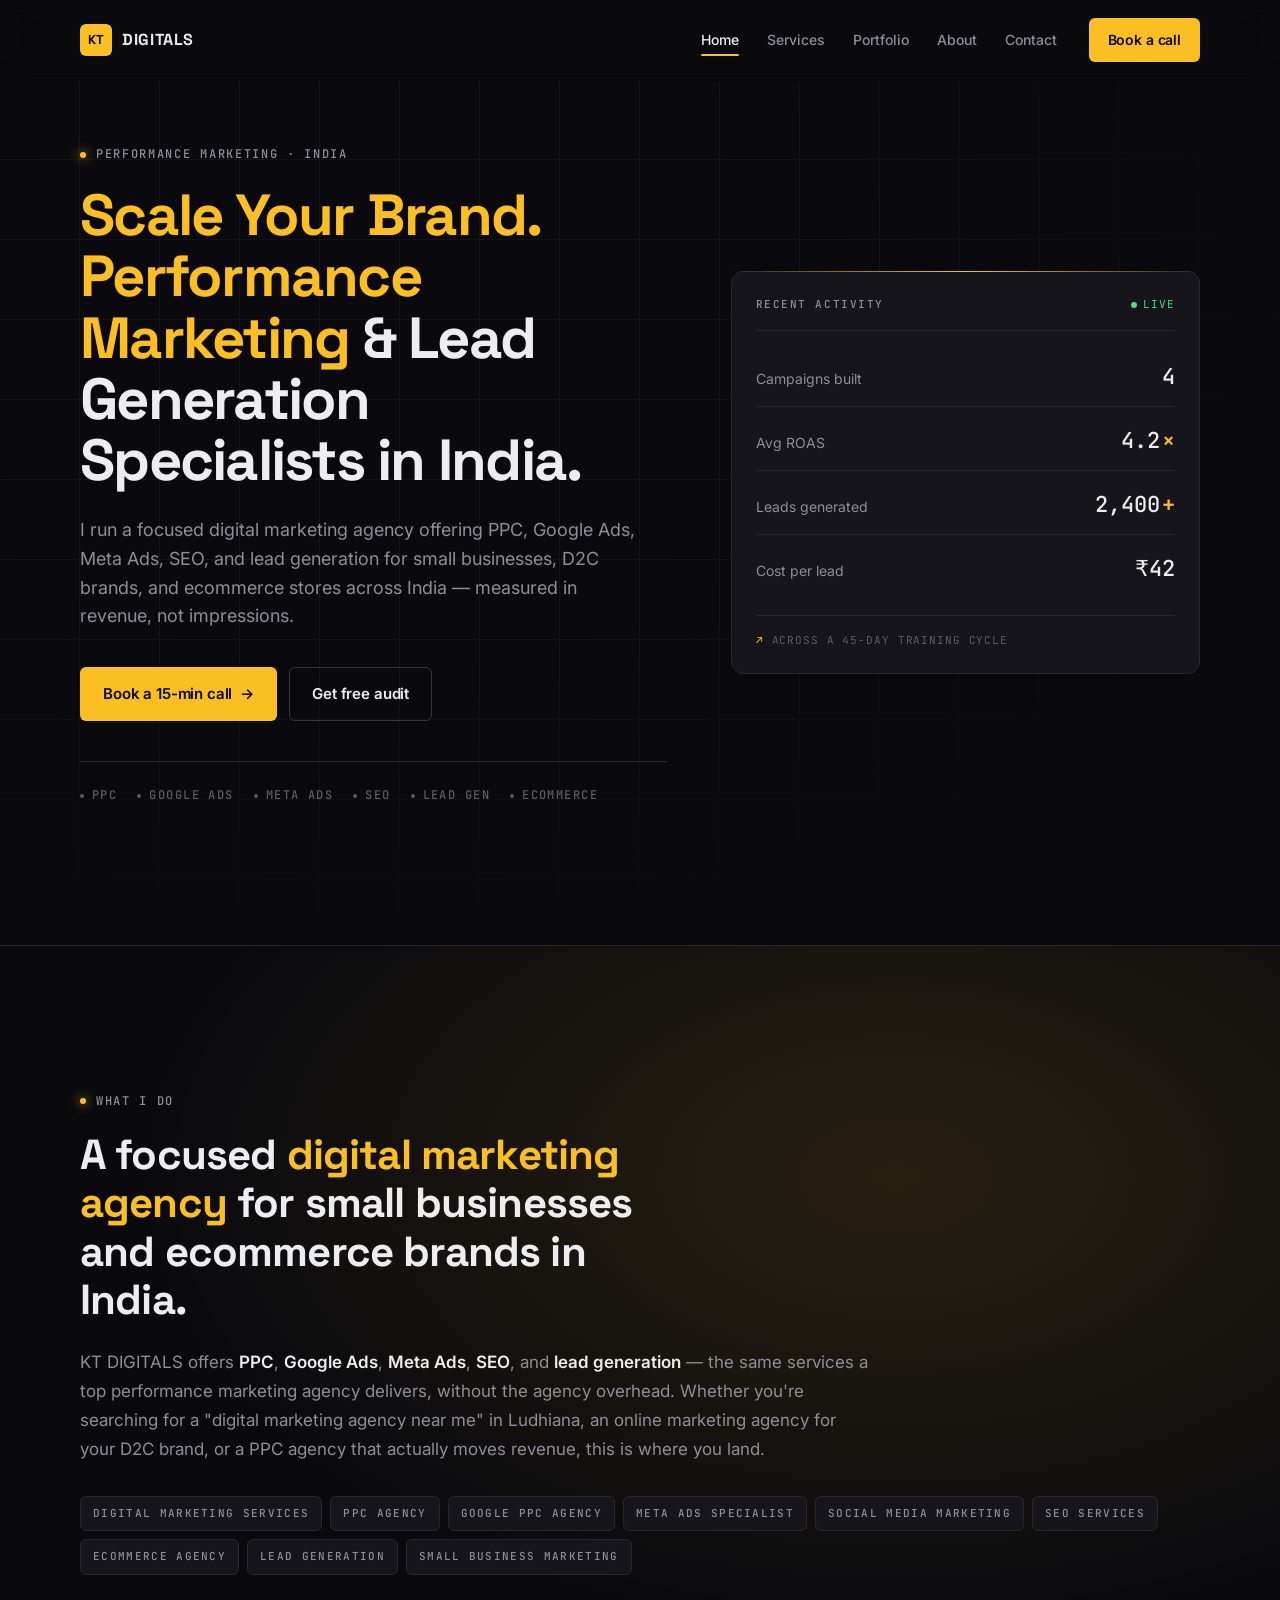
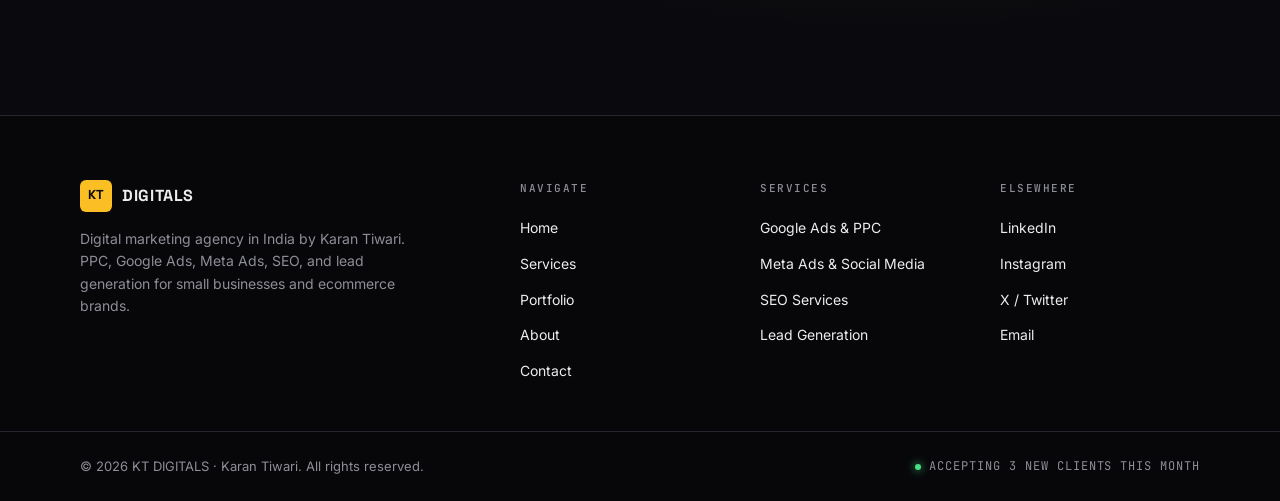
<file: index.html>
<!DOCTYPE html>
<html lang="en">
<head>
  <meta charset="UTF-8" />
  <meta name="viewport" content="width=device-width, initial-scale=1.0" />
  <meta name="theme-color" content="#0A0A0E" />

  <title>KT DIGITALS — Digital Marketing Agency in India | PPC, Meta Ads &amp; SEO</title>
  <meta name="description" content="KT DIGITALS is a digital marketing agency in India offering PPC, Google Ads, Meta Ads, SEO, and lead generation for small businesses, D2C brands, and ecommerce stores. Data-driven campaigns that scale revenue, not impressions." />
  <meta name="keywords" content="digital marketing agency, digital marketing company, digital marketing services, digital agency, PPC agency, best PPC agency, Google PPC agency, Google marketing agency, Google Ads agency, Meta Ads agency, social media marketing agency, social media marketing agency for small business, online marketing agency, online advertising company, marketing agency for small business, marketing company for small business, ecommerce agency, performance marketing agency, SEO services India, lead generation agency, digital marketing agency near me, marketing agency near me, best digital marketing agencies, best digital marketing companies, media marketing" />
  <meta name="author" content="Karan Tiwari · KT DIGITALS" />
  <meta name="robots" content="index, follow, max-image-preview:large" />
  <link rel="canonical" href="https://ktdigitals.com/" />

  <meta property="og:type" content="website" />
  <meta property="og:url" content="https://ktdigitals.com/" />
  <meta property="og:title" content="KT DIGITALS — Digital Marketing Agency in India | PPC, Meta Ads &amp; SEO" />
  <meta property="og:description" content="Digital marketing agency in India. PPC, Google Ads, Meta Ads, SEO, and lead generation for small businesses, D2C brands, and ecommerce. Built to scale revenue." />
  <meta property="og:image" content="https://ktdigitals.com/og-image.jpg" />
  <meta property="og:site_name" content="KT DIGITALS" />

  <meta name="twitter:card" content="summary_large_image" />
  <meta name="twitter:title" content="KT DIGITALS — Digital Marketing Agency | PPC, Meta Ads &amp; SEO" />
  <meta name="twitter:description" content="Digital marketing agency in India — PPC, Google Ads, Meta Ads, SEO, lead generation. Serving small businesses and ecommerce brands." />
  <meta name="twitter:image" content="https://ktdigitals.com/og-image.jpg" />

  <link rel="preconnect" href="https://fonts.googleapis.com" />
  <link rel="preconnect" href="https://fonts.gstatic.com" crossorigin />
  <link rel="stylesheet" href="https://fonts.googleapis.com/css2?family=Inter:wght@400;500;600;700&family=JetBrains+Mono:wght@400;500&family=Space+Grotesk:wght@400;500;700&display=swap" />

  <link rel="icon" type="image/svg+xml" href="data:image/svg+xml,%3Csvg xmlns='http://www.w3.org/2000/svg' viewBox='0 0 32 32'%3E%3Crect width='32' height='32' rx='6' fill='%230A0A0E'/%3E%3Ctext x='50%25' y='54%25' text-anchor='middle' dominant-baseline='middle' font-family='sans-serif' font-weight='700' font-size='14' fill='%23FBBF24'%3EKT%3C/text%3E%3C/svg%3E" />

  <link rel="stylesheet" href="style.css" />

  <script type="application/ld+json">
  {
    "@context": "https://schema.org",
    "@type": ["ProfessionalService", "MarketingAgency"],
    "name": "KT DIGITALS",
    "alternateName": "KT DIGITALS Digital Marketing Agency",
    "description": "Digital marketing agency in India offering PPC, Google Ads, Meta Ads, SEO, and lead generation services for small businesses, D2C brands, and ecommerce stores.",
    "url": "https://ktdigitals.com/",
    "founder": { "@type": "Person", "name": "Karan Tiwari" },
    "areaServed": [
      { "@type": "Country", "name": "India" },
      { "@type": "City", "name": "Ludhiana" },
      { "@type": "City", "name": "Delhi" },
      { "@type": "City", "name": "Mumbai" },
      { "@type": "City", "name": "Jaipur" },
      { "@type": "City", "name": "Bangalore" }
    ],
    "address": {
      "@type": "PostalAddress",
      "addressLocality": "Ludhiana",
      "addressRegion": "Punjab",
      "addressCountry": "IN"
    },
    "knowsAbout": [
      "Digital Marketing",
      "Performance Marketing",
      "PPC Advertising",
      "Google Ads",
      "Meta Ads",
      "Facebook Advertising",
      "Instagram Advertising",
      "Search Engine Optimization",
      "Lead Generation",
      "Social Media Marketing",
      "Ecommerce Marketing",
      "Small Business Marketing"
    ],
    "sameAs": [
      "https://www.linkedin.com/in/karantiwari",
      "https://www.instagram.com/ktdigitals"
    ],
    "service": [
      { "@type": "Service", "name": "PPC Agency Services" },
      { "@type": "Service", "name": "Google Ads Management" },
      { "@type": "Service", "name": "Meta Ads Management" },
      { "@type": "Service", "name": "Social Media Marketing" },
      { "@type": "Service", "name": "SEO Optimization" },
      { "@type": "Service", "name": "Lead Generation" },
      { "@type": "Service", "name": "Ecommerce Marketing" },
      { "@type": "Service", "name": "Small Business Digital Marketing" }
    ]
  }
  </script>
</head>

<body data-page="home">
  <a class="skip-link" href="#main">Skip to main content</a>

  <header class="site-header" id="siteHeader">
    <div class="container header-inner">
      <a href="index.html" class="brand" aria-label="KT DIGITALS — Home">
        <span class="brand-mark" aria-hidden="true">KT</span>
        <span class="brand-name">DIGITALS</span>
      </a>
      <nav class="site-nav" id="siteNav" aria-label="Primary">
        <ul class="nav-list">
          <li><a href="index.html" class="nav-link is-active">Home</a></li>
          <li><a href="services.html" class="nav-link">Services</a></li>
          <li><a href="portfolio.html" class="nav-link">Portfolio</a></li>
          <li><a href="about.html" class="nav-link">About</a></li>
          <li><a href="contact.html" class="nav-link">Contact</a></li>
        </ul>
        <a href="contact.html" class="btn btn-primary nav-cta">Book a call</a>
      </nav>
      <button class="nav-toggle" id="navToggle" aria-label="Toggle navigation menu" aria-expanded="false" aria-controls="siteNav">
        <span class="nav-toggle-bar" aria-hidden="true"></span>
        <span class="nav-toggle-bar" aria-hidden="true"></span>
        <span class="nav-toggle-bar" aria-hidden="true"></span>
      </button>
    </div>
  </header>

  <main id="main">
    <section class="hero" aria-labelledby="heroHeadline">
      <div class="container hero-grid">
        <div class="hero-content">
          <p class="eyebrow">
            <span class="eyebrow-dot" aria-hidden="true"></span>
            Performance marketing · India
          </p>
          <h1 class="hero-headline" id="heroHeadline">
            <span class="text-accent">Scale Your Brand.</span><br />
            <span class="text-accent">Performance Marketing</span> &amp; Lead Generation Specialists in India.
          </h1>
          <p class="hero-sub">
            I run a focused digital marketing agency offering PPC, Google Ads, Meta Ads, SEO, and lead generation for small businesses, D2C brands, and ecommerce stores across India — measured in revenue, not impressions.
          </p>

          <div class="hero-ctas">
            <a href="contact.html" class="btn btn-primary">
              Book a 15-min call
              <span class="btn-arrow" aria-hidden="true">→</span>
            </a>
            <a href="contact.html" class="btn btn-ghost">Get free audit</a>
          </div>

          <ul class="hero-tags" aria-label="Capabilities">
            <li>PPC</li>
            <li>Google Ads</li>
            <li>Meta Ads</li>
            <li>SEO</li>
            <li>Lead Gen</li>
            <li>Ecommerce</li>
          </ul>
        </div>

        <aside class="hero-metric-card" aria-label="Sample results">
          <header class="metric-card-head">
            <span class="metric-card-label">Recent activity</span>
            <span class="metric-card-live">
              <span class="live-dot" aria-hidden="true"></span>
              Live
            </span>
          </header>
          <ul class="metric-list">
            <li class="metric-row">
              <span class="metric-key">Campaigns built</span>
              <span class="metric-val">4</span>
            </li>
            <li class="metric-row">
              <span class="metric-key">Avg ROAS</span>
              <span class="metric-val">4.2<span class="metric-unit">×</span></span>
            </li>
            <li class="metric-row">
              <span class="metric-key">Leads generated</span>
              <span class="metric-val">2,400<span class="metric-unit">+</span></span>
            </li>
            <li class="metric-row">
              <span class="metric-key">Cost per lead</span>
              <span class="metric-val">₹<span>42</span></span>
            </li>
          </ul>
          <footer class="metric-card-foot">
            <span class="metric-foot-mark" aria-hidden="true">↗</span>
            <span>Across a 45-day training cycle</span>
          </footer>
        </aside>
      </div>
    </section>

    <section class="trust-band" aria-labelledby="trustHeadline">
      <div class="container">
        <p class="eyebrow">
          <span class="eyebrow-dot" aria-hidden="true"></span>
          What I do
        </p>
        <h2 class="trust-headline" id="trustHeadline">
          A focused <span class="text-accent">digital marketing agency</span> for small businesses and ecommerce brands in India.
        </h2>
        <p class="trust-text">
          KT DIGITALS offers <strong>PPC</strong>, <strong>Google Ads</strong>, <strong>Meta Ads</strong>,
          <strong>SEO</strong>, and <strong>lead generation</strong> — the same services a top
          performance marketing agency delivers, without the agency overhead. Whether you're searching for a
          "digital marketing agency near me" in Ludhiana, an online marketing agency for your D2C brand, or
          a PPC agency that actually moves revenue, this is where you land.
        </p>
        <ul class="trust-tags" aria-label="Capabilities">
          <li>Digital Marketing Services</li>
          <li>PPC Agency</li>
          <li>Google PPC Agency</li>
          <li>Meta Ads Specialist</li>
          <li>Social Media Marketing</li>
          <li>SEO Services</li>
          <li>Ecommerce Agency</li>
          <li>Lead Generation</li>
          <li>Small Business Marketing</li>
        </ul>
      </div>
    </section>
  </main>

  <footer class="site-footer">
    <div class="container footer-grid">
      <div class="footer-brand">
        <a href="index.html" class="brand brand--footer" aria-label="KT DIGITALS — Home">
          <span class="brand-mark" aria-hidden="true">KT</span>
          <span class="brand-name">DIGITALS</span>
        </a>
        <p class="footer-tag">
          Digital marketing agency in India by Karan Tiwari. PPC, Google Ads, Meta Ads, SEO, and lead generation for small businesses and ecommerce brands.
        </p>
      </div>
      <nav class="footer-nav" aria-label="Footer">
        <h2 class="footer-heading">Navigate</h2>
        <ul>
          <li><a href="index.html">Home</a></li>
          <li><a href="services.html">Services</a></li>
          <li><a href="portfolio.html">Portfolio</a></li>
          <li><a href="about.html">About</a></li>
          <li><a href="contact.html">Contact</a></li>
        </ul>
      </nav>
      <div class="footer-services">
        <h2 class="footer-heading">Services</h2>
        <ul>
          <li><a href="services.html">Google Ads &amp; PPC</a></li>
          <li><a href="services.html">Meta Ads &amp; Social Media</a></li>
          <li><a href="services.html">SEO Services</a></li>
          <li><a href="services.html">Lead Generation</a></li>
        </ul>
      </div>
      <div class="footer-social">
        <h2 class="footer-heading">Elsewhere</h2>
        <ul class="footer-social-list">
          <li><a href="#" aria-label="LinkedIn">LinkedIn</a></li>
          <li><a href="#" aria-label="Instagram">Instagram</a></li>
          <li><a href="#" aria-label="X / Twitter">X / Twitter</a></li>
          <li><a href="mailto:hello@ktdigitals.com" aria-label="Email">Email</a></li>
        </ul>
      </div>
    </div>
    <div class="footer-bottom">
      <div class="container footer-bottom-inner">
        <p>© <span id="year"></span> KT DIGITALS · Karan Tiwari. All rights reserved.</p>
        <p class="footer-bottom-tag">
          <span class="footer-bottom-dot" aria-hidden="true"></span>
          Accepting 3 new clients this month
        </p>
      </div>
    </div>
  </footer>

  <script src="script.js" defer></script>
</body>
</html>
</file>
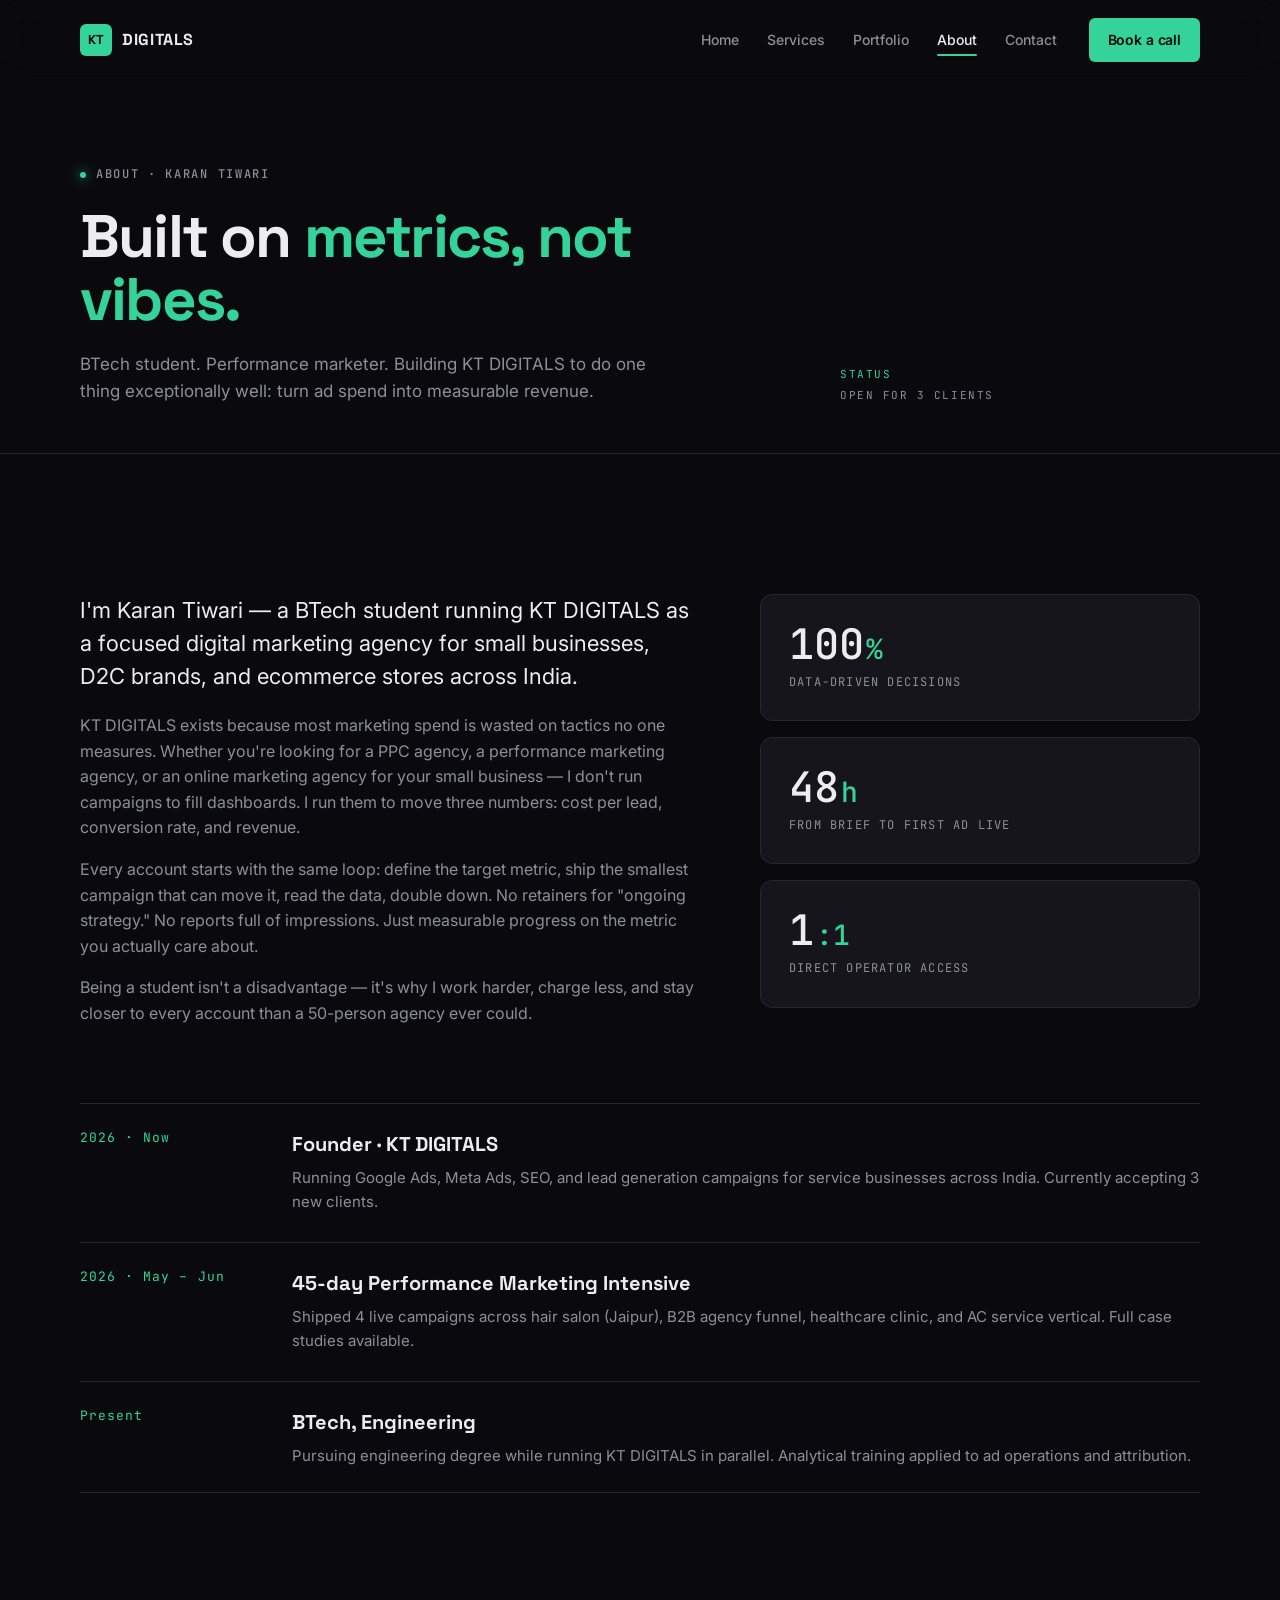
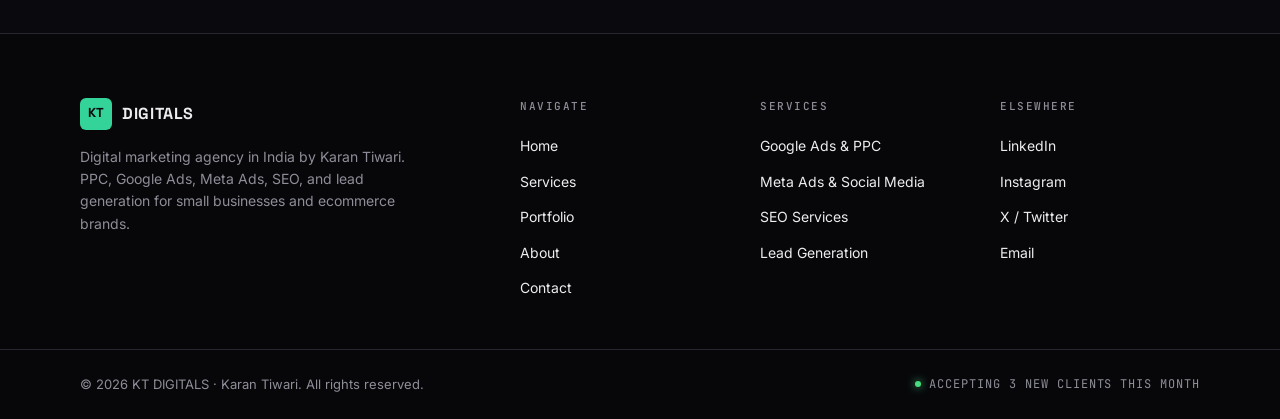
<file: about.html>
<!DOCTYPE html>
<html lang="en">
<head>
  <meta charset="UTF-8" />
  <meta name="viewport" content="width=device-width, initial-scale=1.0" />
  <meta name="theme-color" content="#0A0A0E" />

  <title>About Karan Tiwari — Founder, KT DIGITALS Digital Marketing Agency</title>
  <meta name="description" content="Karan Tiwari, BTech student and founder of KT DIGITALS — a digital marketing agency in India offering PPC, Google Ads, Meta Ads, SEO, and lead generation for small businesses, D2C brands, and ecommerce stores." />
  <meta name="keywords" content="Karan Tiwari digital marketer, KT DIGITALS founder, digital marketing agency India, BTech student digital marketing, performance marketing India, best digital marketing agencies India, online marketing agency, marketing agency for small business" />
  <meta name="robots" content="index, follow, max-image-preview:large" />
  <link rel="canonical" href="https://ktdigitals.com/about" />

  <meta property="og:type" content="profile" />
  <meta property="og:url" content="https://ktdigitals.com/about" />
  <meta property="og:title" content="About Karan Tiwari — KT DIGITALS Digital Marketing Agency" />
  <meta property="og:description" content="BTech student. Performance marketer. Building KT DIGITALS as a focused digital marketing agency for small businesses and ecommerce brands in India." />
  <meta property="og:image" content="https://ktdigitals.com/og-image.jpg" />

  <link rel="preconnect" href="https://fonts.googleapis.com" />
  <link rel="preconnect" href="https://fonts.gstatic.com" crossorigin />
  <link rel="stylesheet" href="https://fonts.googleapis.com/css2?family=Inter:wght@400;500;600;700&family=JetBrains+Mono:wght@400;500&family=Space+Grotesk:wght@400;500;700&display=swap" />

  <link rel="icon" type="image/svg+xml" href="data:image/svg+xml,%3Csvg xmlns='http://www.w3.org/2000/svg' viewBox='0 0 32 32'%3E%3Crect width='32' height='32' rx='6' fill='%230A0A0E'/%3E%3Ctext x='50%25' y='54%25' text-anchor='middle' dominant-baseline='middle' font-family='sans-serif' font-weight='700' font-size='14' fill='%2334D399'%3EKT%3C/text%3E%3C/svg%3E" />

  <link rel="stylesheet" href="style.css" />

  <script type="application/ld+json">
  {
    "@context": "https://schema.org",
    "@type": "Person",
    "name": "Karan Tiwari",
    "jobTitle": "Founder, KT DIGITALS Digital Marketing Agency",
    "description": "BTech student and performance marketer specializing in PPC, Google Ads, Meta Ads, SEO, and lead generation for small businesses, D2C brands, and ecommerce stores in India.",
    "url": "https://ktdigitals.com/about",
    "knowsAbout": [
      "Digital Marketing",
      "PPC Advertising",
      "Google Ads",
      "Meta Ads",
      "SEO",
      "Lead Generation",
      "Social Media Marketing",
      "Ecommerce Marketing",
      "Performance Marketing"
    ],
    "worksFor": {
      "@type": ["Organization", "ProfessionalService", "MarketingAgency"],
      "name": "KT DIGITALS",
      "url": "https://ktdigitals.com/",
      "areaServed": { "@type": "Country", "name": "India" }
    }
  }
  </script>
</head>

<body data-page="about">
  <a class="skip-link" href="#main">Skip to main content</a>

  <header class="site-header" id="siteHeader">
    <div class="container header-inner">
      <a href="index.html" class="brand" aria-label="KT DIGITALS — Home">
        <span class="brand-mark" aria-hidden="true">KT</span>
        <span class="brand-name">DIGITALS</span>
      </a>
      <nav class="site-nav" id="siteNav" aria-label="Primary">
        <ul class="nav-list">
          <li><a href="index.html" class="nav-link">Home</a></li>
          <li><a href="services.html" class="nav-link">Services</a></li>
          <li><a href="portfolio.html" class="nav-link">Portfolio</a></li>
          <li><a href="about.html" class="nav-link is-active">About</a></li>
          <li><a href="contact.html" class="nav-link">Contact</a></li>
        </ul>
        <a href="contact.html" class="btn btn-primary nav-cta">Book a call</a>
      </nav>
      <button class="nav-toggle" id="navToggle" aria-label="Toggle navigation menu" aria-expanded="false" aria-controls="siteNav">
        <span class="nav-toggle-bar" aria-hidden="true"></span>
        <span class="nav-toggle-bar" aria-hidden="true"></span>
        <span class="nav-toggle-bar" aria-hidden="true"></span>
      </button>
    </div>
  </header>

  <main id="main">
    <section class="page-intro">
      <div class="container page-intro-grid">
        <div>
          <p class="eyebrow">
            <span class="eyebrow-dot" aria-hidden="true"></span>
            About · Karan Tiwari
          </p>
          <h1 class="page-intro-headline">
            Built on <span class="text-accent">metrics, not vibes.</span>
          </h1>
          <p class="page-intro-sub">
            BTech student. Performance marketer. Building KT DIGITALS to do one thing exceptionally well: turn ad spend into measurable revenue.
          </p>
        </div>
        <div class="page-intro-meta">
          <span>Status</span>
          <span>Open for 3 clients</span>
        </div>
      </div>
    </section>

    <section class="section" aria-label="About">
      <div class="container about-grid">
        <div class="about-content">
          <p class="about-lead">
            I'm Karan Tiwari — a BTech student running KT DIGITALS as a focused digital marketing agency for small businesses, D2C brands, and ecommerce stores across India.
          </p>
          <p class="about-body">
            KT DIGITALS exists because most marketing spend is wasted on tactics no one measures. Whether you're looking for a PPC agency, a performance marketing agency, or an online marketing agency for your small business — I don't run campaigns to fill dashboards. I run them to move three numbers: cost per lead, conversion rate, and revenue.
          </p>
          <p class="about-body">
            Every account starts with the same loop: define the target metric, ship the smallest campaign that can move it, read the data, double down. No retainers for "ongoing strategy." No reports full of impressions. Just measurable progress on the metric you actually care about.
          </p>
          <p class="about-body">
            Being a student isn't a disadvantage — it's why I work harder, charge less, and stay closer to every account than a 50-person agency ever could.
          </p>
        </div>

        <aside class="about-stats" aria-label="How I work">
          <div class="about-stat">
            <span class="about-stat-num">100<span class="about-stat-unit">%</span></span>
            <span class="about-stat-label">Data-driven decisions</span>
          </div>
          <div class="about-stat">
            <span class="about-stat-num">48<span class="about-stat-unit">h</span></span>
            <span class="about-stat-label">From brief to first ad live</span>
          </div>
          <div class="about-stat">
            <span class="about-stat-num">1<span class="about-stat-unit">:1</span></span>
            <span class="about-stat-label">Direct operator access</span>
          </div>
        </aside>
      </div>

      <div class="container">
        <div class="timeline" aria-label="Experience">
          <article class="timeline-item reveal">
            <span class="timeline-date">2026 · Now</span>
            <div>
              <h3 class="timeline-title">Founder · KT DIGITALS</h3>
              <p class="timeline-desc">Running Google Ads, Meta Ads, SEO, and lead generation campaigns for service businesses across India. Currently accepting 3 new clients.</p>
            </div>
          </article>
          <article class="timeline-item reveal">
            <span class="timeline-date">2026 · May – Jun</span>
            <div>
              <h3 class="timeline-title">45-day Performance Marketing Intensive</h3>
              <p class="timeline-desc">Shipped 4 live campaigns across hair salon (Jaipur), B2B agency funnel, healthcare clinic, and AC service vertical. Full case studies available.</p>
            </div>
          </article>
          <article class="timeline-item reveal">
            <span class="timeline-date">Present</span>
            <div>
              <h3 class="timeline-title">BTech, Engineering</h3>
              <p class="timeline-desc">Pursuing engineering degree while running KT DIGITALS in parallel. Analytical training applied to ad operations and attribution.</p>
            </div>
          </article>
        </div>
      </div>
    </section>
  </main>

  <footer class="site-footer">
    <div class="container footer-grid">
      <div class="footer-brand">
        <a href="index.html" class="brand brand--footer" aria-label="KT DIGITALS — Home">
          <span class="brand-mark" aria-hidden="true">KT</span>
          <span class="brand-name">DIGITALS</span>
        </a>
        <p class="footer-tag">
          Digital marketing agency in India by Karan Tiwari. PPC, Google Ads, Meta Ads, SEO, and lead generation for small businesses and ecommerce brands.
        </p>
      </div>
      <nav class="footer-nav" aria-label="Footer">
        <h2 class="footer-heading">Navigate</h2>
        <ul>
          <li><a href="index.html">Home</a></li>
          <li><a href="services.html">Services</a></li>
          <li><a href="portfolio.html">Portfolio</a></li>
          <li><a href="about.html">About</a></li>
          <li><a href="contact.html">Contact</a></li>
        </ul>
      </nav>
      <div class="footer-services">
        <h2 class="footer-heading">Services</h2>
        <ul>
          <li><a href="services.html">Google Ads &amp; PPC</a></li>
          <li><a href="services.html">Meta Ads &amp; Social Media</a></li>
          <li><a href="services.html">SEO Services</a></li>
          <li><a href="services.html">Lead Generation</a></li>
        </ul>
      </div>
      <div class="footer-social">
        <h2 class="footer-heading">Elsewhere</h2>
        <ul class="footer-social-list">
          <li><a href="#" aria-label="LinkedIn">LinkedIn</a></li>
          <li><a href="#" aria-label="Instagram">Instagram</a></li>
          <li><a href="#" aria-label="X / Twitter">X / Twitter</a></li>
          <li><a href="mailto:hello@ktdigitals.com" aria-label="Email">Email</a></li>
        </ul>
      </div>
    </div>
    <div class="footer-bottom">
      <div class="container footer-bottom-inner">
        <p>© <span id="year"></span> KT DIGITALS · Karan Tiwari. All rights reserved.</p>
        <p class="footer-bottom-tag">
          <span class="footer-bottom-dot" aria-hidden="true"></span>
          Accepting 3 new clients this month
        </p>
      </div>
    </div>
  </footer>

  <script src="script.js" defer></script>
</body>
</html>
</file>
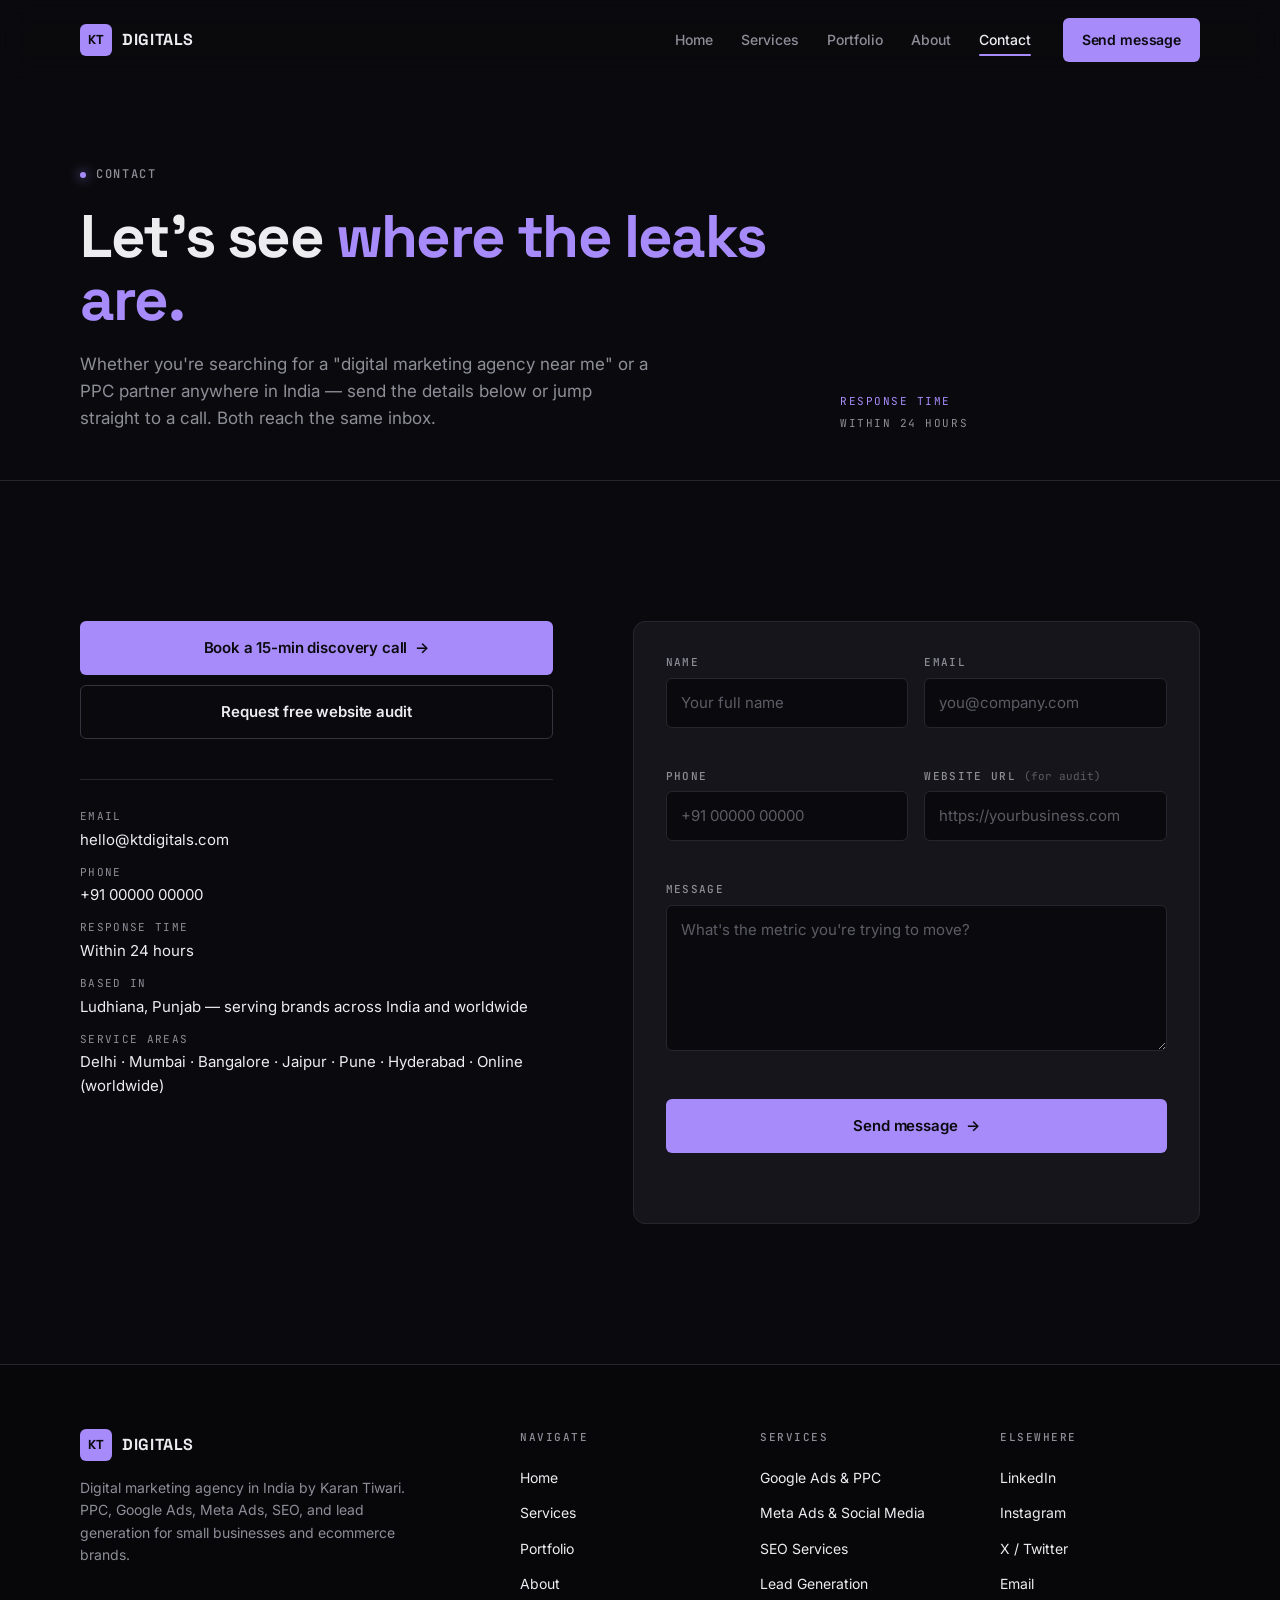
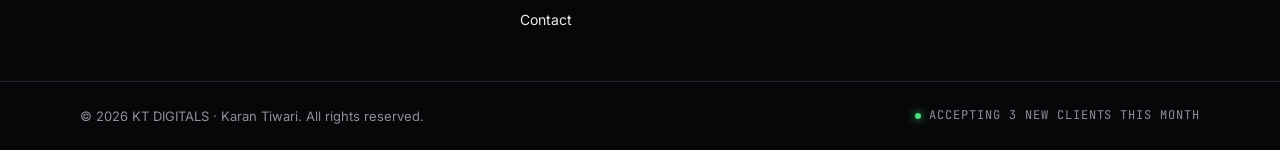
<file: contact.html>
<!DOCTYPE html>
<html lang="en">
<head>
  <meta charset="UTF-8" />
  <meta name="viewport" content="width=device-width, initial-scale=1.0" />
  <meta name="theme-color" content="#0A0A0E" />

  <title>Contact KT DIGITALS — Digital Marketing Agency Near You | India</title>
  <meta name="description" content="Looking for a digital marketing agency near you? Book a 15-min call with Karan Tiwari at KT DIGITALS — PPC, Google Ads, Meta Ads, SEO, and lead generation for small businesses across India." />
  <meta name="keywords" content="KT DIGITALS contact, digital marketing agency near me, marketing agency near me, ppc agency near me, digital marketing companies near me, free website audit, book digital marketing call, online marketing agency India, marketing firms near me" />
  <meta name="robots" content="index, follow, max-image-preview:large" />
  <link rel="canonical" href="https://ktdigitals.com/contact" />

  <meta property="og:type" content="website" />
  <meta property="og:url" content="https://ktdigitals.com/contact" />
  <meta property="og:title" content="Contact KT DIGITALS — Digital Marketing Agency Near You" />
  <meta property="og:description" content="Looking for a digital marketing agency near you? Book a 15-min call or request a free website audit. Serving small businesses across India." />
  <meta property="og:image" content="https://ktdigitals.com/og-image.jpg" />

  <link rel="preconnect" href="https://fonts.googleapis.com" />
  <link rel="preconnect" href="https://fonts.gstatic.com" crossorigin />
  <link rel="stylesheet" href="https://fonts.googleapis.com/css2?family=Inter:wght@400;500;600;700&family=JetBrains+Mono:wght@400;500&family=Space+Grotesk:wght@400;500;700&display=swap" />

  <link rel="icon" type="image/svg+xml" href="data:image/svg+xml,%3Csvg xmlns='http://www.w3.org/2000/svg' viewBox='0 0 32 32'%3E%3Crect width='32' height='32' rx='6' fill='%230A0A0E'/%3E%3Ctext x='50%25' y='54%25' text-anchor='middle' dominant-baseline='middle' font-family='sans-serif' font-weight='700' font-size='14' fill='%23A78BFA'%3EKT%3C/text%3E%3C/svg%3E" />

  <link rel="stylesheet" href="style.css" />

  <script type="application/ld+json">
  {
    "@context": "https://schema.org",
    "@type": "ContactPage",
    "name": "Contact KT DIGITALS",
    "url": "https://ktdigitals.com/contact",
    "mainEntity": {
      "@type": ["ProfessionalService", "MarketingAgency"],
      "name": "KT DIGITALS",
      "telephone": "+91-00000-00000",
      "email": "hello@ktdigitals.com",
      "address": {
        "@type": "PostalAddress",
        "addressLocality": "Ludhiana",
        "addressRegion": "Punjab",
        "addressCountry": "IN"
      },
      "areaServed": { "@type": "Country", "name": "India" }
    }
  }
  </script>
</head>

<body data-page="contact">
  <a class="skip-link" href="#main">Skip to main content</a>

  <header class="site-header" id="siteHeader">
    <div class="container header-inner">
      <a href="index.html" class="brand" aria-label="KT DIGITALS — Home">
        <span class="brand-mark" aria-hidden="true">KT</span>
        <span class="brand-name">DIGITALS</span>
      </a>
      <nav class="site-nav" id="siteNav" aria-label="Primary">
        <ul class="nav-list">
          <li><a href="index.html" class="nav-link">Home</a></li>
          <li><a href="services.html" class="nav-link">Services</a></li>
          <li><a href="portfolio.html" class="nav-link">Portfolio</a></li>
          <li><a href="about.html" class="nav-link">About</a></li>
          <li><a href="contact.html" class="nav-link is-active">Contact</a></li>
        </ul>
        <a href="#contactForm" class="btn btn-primary nav-cta">Send message</a>
      </nav>
      <button class="nav-toggle" id="navToggle" aria-label="Toggle navigation menu" aria-expanded="false" aria-controls="siteNav">
        <span class="nav-toggle-bar" aria-hidden="true"></span>
        <span class="nav-toggle-bar" aria-hidden="true"></span>
        <span class="nav-toggle-bar" aria-hidden="true"></span>
      </button>
    </div>
  </header>

  <main id="main">
    <section class="page-intro">
      <div class="container page-intro-grid">
        <div>
          <p class="eyebrow">
            <span class="eyebrow-dot" aria-hidden="true"></span>
            Contact
          </p>
          <h1 class="page-intro-headline">
            Let's see <span class="text-accent">where the leaks are.</span>
          </h1>
          <p class="page-intro-sub">
            Whether you're searching for a "digital marketing agency near me" or a PPC partner anywhere in India — send the details below or jump straight to a call. Both reach the same inbox.
          </p>
        </div>
        <div class="page-intro-meta">
          <span>Response time</span>
          <span>Within 24 hours</span>
        </div>
      </div>
    </section>

    <section class="section" aria-label="Contact form">
      <div class="container contact-grid">
        <div class="contact-intro">
          <div class="contact-direct">
            <a href="https://calendly.com/ktdigitals/discovery" class="btn btn-primary btn-block" target="_blank" rel="noopener">
              Book a 15-min discovery call
              <span class="btn-arrow" aria-hidden="true">→</span>
            </a>
            <a href="#contactForm" class="btn btn-ghost btn-block">
              Request free website audit
            </a>
          </div>

          <ul class="contact-info">
            <li>
              <span class="contact-info-key">Email</span>
              <a href="mailto:hello@ktdigitals.com">hello@ktdigitals.com</a>
            </li>
            <li>
              <span class="contact-info-key">Phone</span>
              <a href="tel:+910000000000">+91 00000 00000</a>
            </li>
            <li>
              <span class="contact-info-key">Response time</span>
              Within 24 hours
            </li>
            <li>
              <span class="contact-info-key">Based in</span>
              Ludhiana, Punjab — serving brands across India and worldwide
            </li>
            <li>
              <span class="contact-info-key">Service areas</span>
              Delhi · Mumbai · Bangalore · Jaipur · Pune · Hyderabad · Online (worldwide)
            </li>
          </ul>
        </div>

        <form class="contact-form" id="contactForm" novalidate aria-label="Contact and audit request form">
          <div class="form-row">
            <label class="form-field">
              <span class="form-label">Name</span>
              <input type="text" name="name" id="name" required autocomplete="name" placeholder="Your full name" />
              <span class="form-error" data-error-for="name"></span>
            </label>
            <label class="form-field">
              <span class="form-label">Email</span>
              <input type="email" name="email" id="email" required autocomplete="email" placeholder="you@company.com" />
              <span class="form-error" data-error-for="email"></span>
            </label>
          </div>

          <div class="form-row">
            <label class="form-field">
              <span class="form-label">Phone</span>
              <input type="tel" name="phone" id="phone" autocomplete="tel" placeholder="+91 00000 00000" />
              <span class="form-error" data-error-for="phone"></span>
            </label>
            <label class="form-field">
              <span class="form-label">Website URL <span class="form-label-hint">(for audit)</span></span>
              <input type="url" name="website" id="website" placeholder="https://yourbusiness.com" />
              <span class="form-error" data-error-for="website"></span>
            </label>
          </div>

          <label class="form-field">
            <span class="form-label">Message</span>
            <textarea name="message" id="message" rows="5" required placeholder="What's the metric you're trying to move?"></textarea>
            <span class="form-error" data-error-for="message"></span>
          </label>

          <button type="submit" class="btn btn-primary btn-block btn-submit">
            Send message
            <span class="btn-arrow" aria-hidden="true">→</span>
          </button>

          <p class="form-status" id="formStatus" role="status" aria-live="polite"></p>
        </form>
      </div>
    </section>
  </main>

  <footer class="site-footer">
    <div class="container footer-grid">
      <div class="footer-brand">
        <a href="index.html" class="brand brand--footer" aria-label="KT DIGITALS — Home">
          <span class="brand-mark" aria-hidden="true">KT</span>
          <span class="brand-name">DIGITALS</span>
        </a>
        <p class="footer-tag">
          Digital marketing agency in India by Karan Tiwari. PPC, Google Ads, Meta Ads, SEO, and lead generation for small businesses and ecommerce brands.
        </p>
      </div>
      <nav class="footer-nav" aria-label="Footer">
        <h2 class="footer-heading">Navigate</h2>
        <ul>
          <li><a href="index.html">Home</a></li>
          <li><a href="services.html">Services</a></li>
          <li><a href="portfolio.html">Portfolio</a></li>
          <li><a href="about.html">About</a></li>
          <li><a href="contact.html">Contact</a></li>
        </ul>
      </nav>
      <div class="footer-services">
        <h2 class="footer-heading">Services</h2>
        <ul>
          <li><a href="services.html">Google Ads &amp; PPC</a></li>
          <li><a href="services.html">Meta Ads &amp; Social Media</a></li>
          <li><a href="services.html">SEO Services</a></li>
          <li><a href="services.html">Lead Generation</a></li>
        </ul>
      </div>
      <div class="footer-social">
        <h2 class="footer-heading">Elsewhere</h2>
        <ul class="footer-social-list">
          <li><a href="#" aria-label="LinkedIn">LinkedIn</a></li>
          <li><a href="#" aria-label="Instagram">Instagram</a></li>
          <li><a href="#" aria-label="X / Twitter">X / Twitter</a></li>
          <li><a href="mailto:hello@ktdigitals.com" aria-label="Email">Email</a></li>
        </ul>
      </div>
    </div>
    <div class="footer-bottom">
      <div class="container footer-bottom-inner">
        <p>© <span id="year"></span> KT DIGITALS · Karan Tiwari. All rights reserved.</p>
        <p class="footer-bottom-tag">
          <span class="footer-bottom-dot" aria-hidden="true"></span>
          Accepting 3 new clients this month
        </p>
      </div>
    </div>
  </footer>

  <script src="script.js" defer></script>
</body>
</html>
</file>
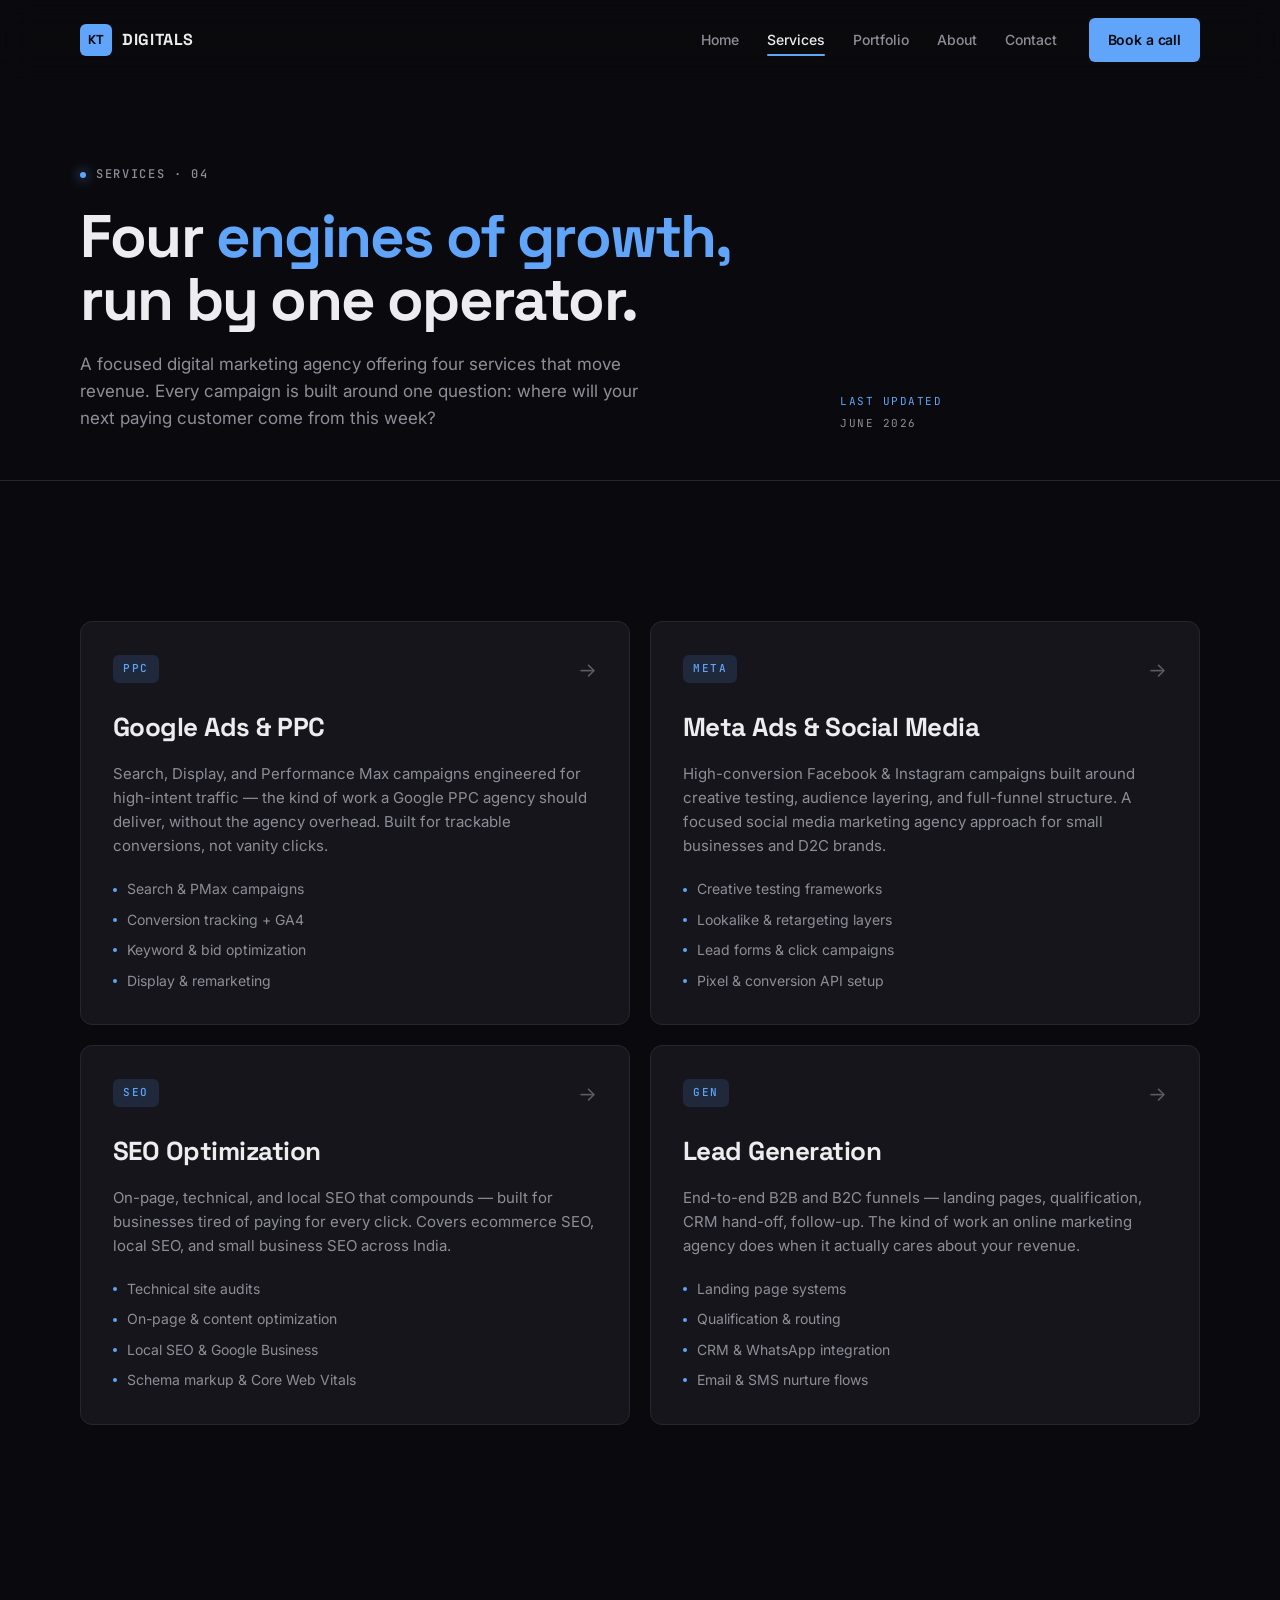
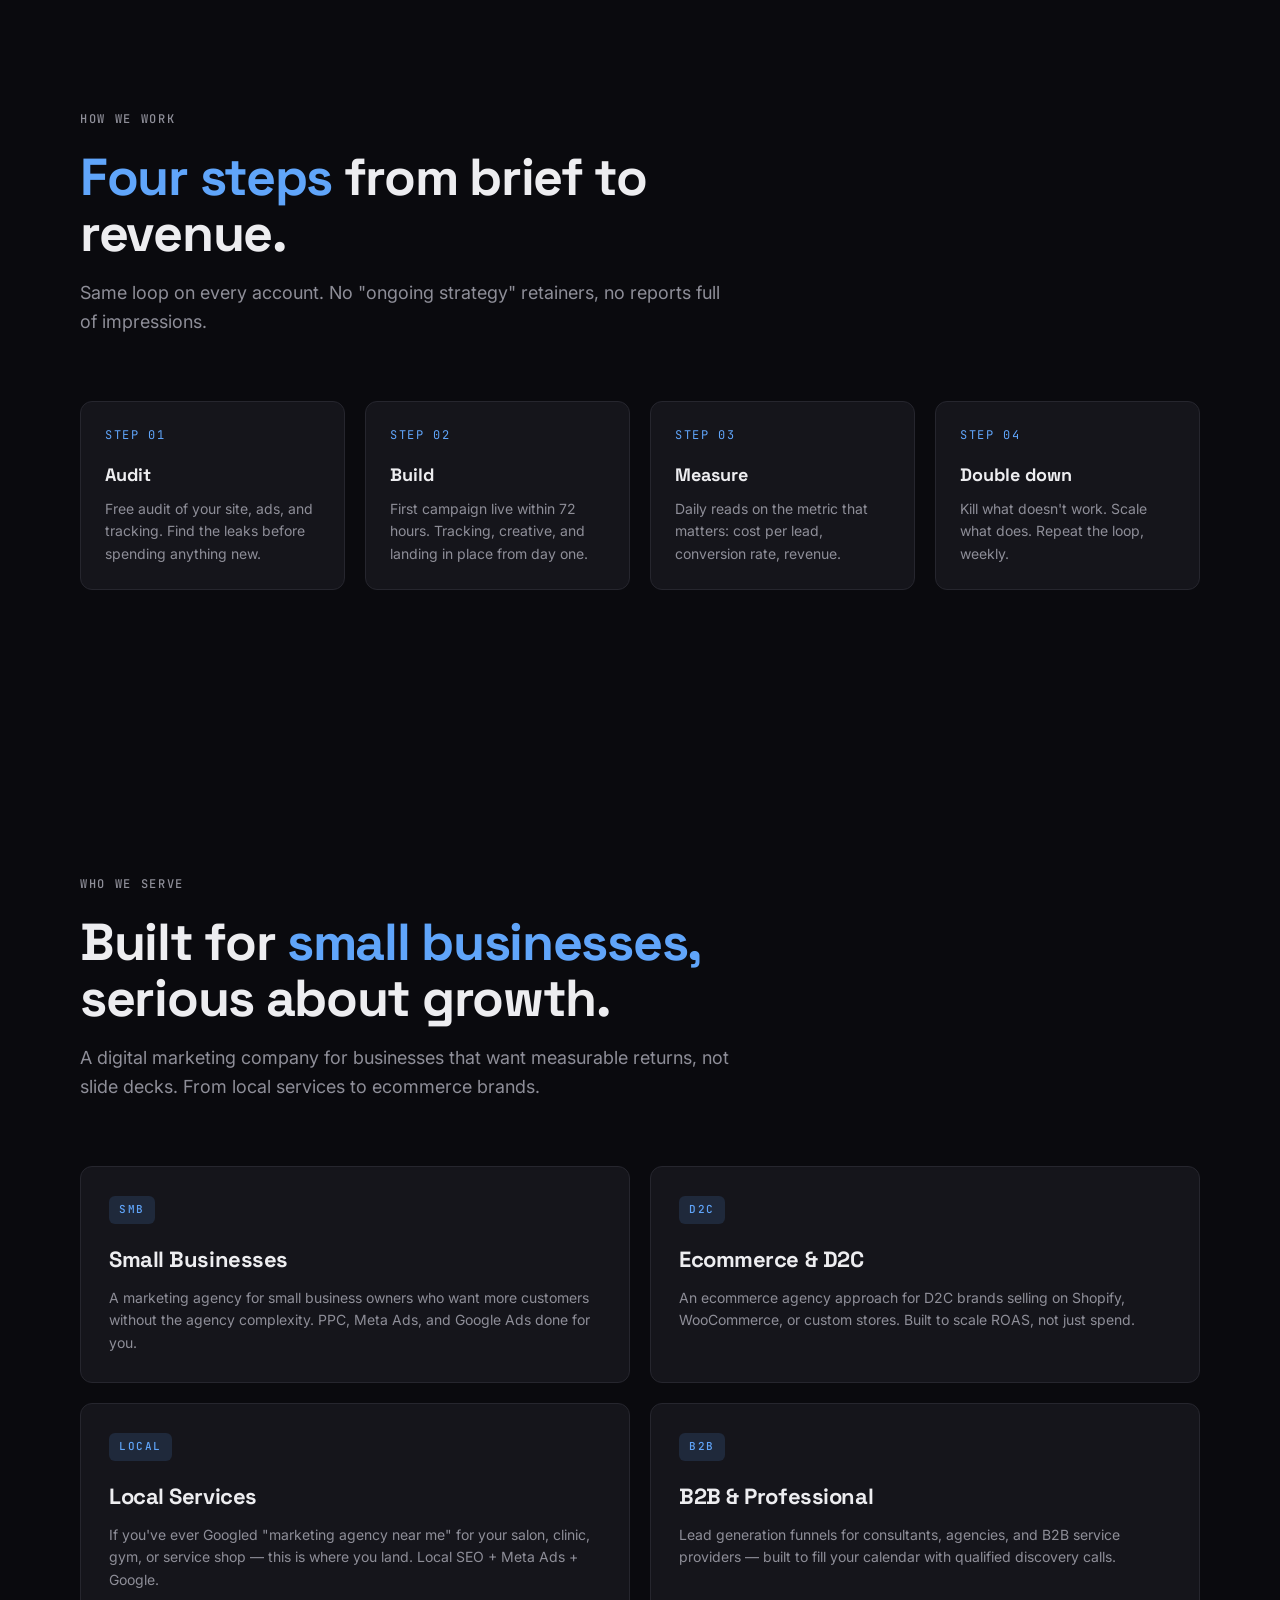
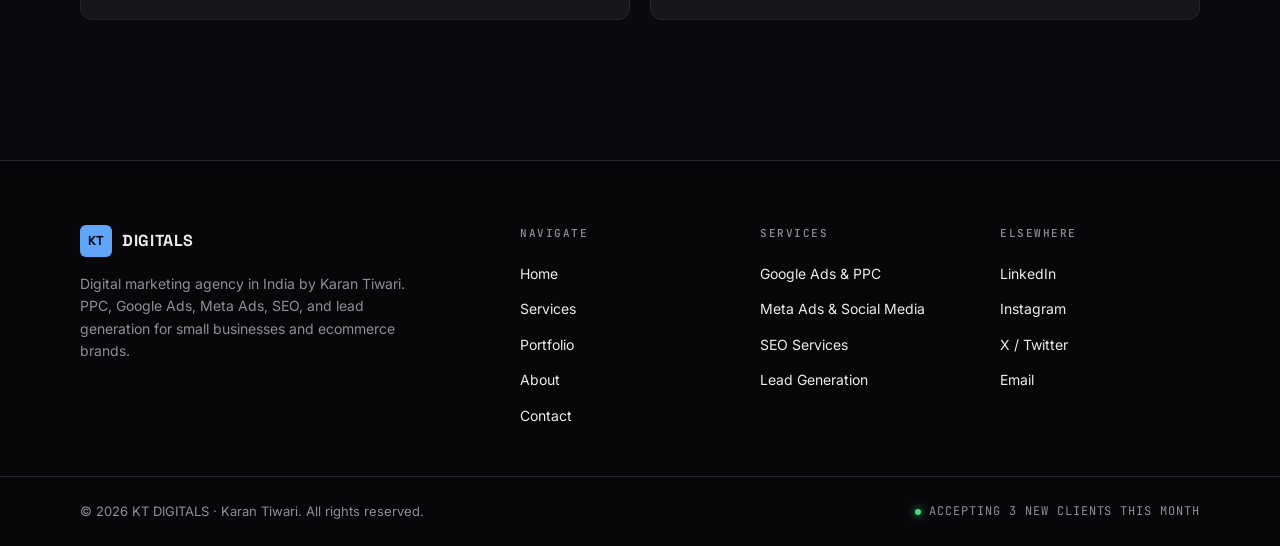
<file: services.html>
<!DOCTYPE html>
<html lang="en">
<head>
  <meta charset="UTF-8" />
  <meta name="viewport" content="width=device-width, initial-scale=1.0" />
  <meta name="theme-color" content="#0A0A0E" />

  <title>Digital Marketing Services — PPC Agency, Google Ads, SEO | KT DIGITALS</title>
  <meta name="description" content="Digital marketing services from KT DIGITALS: PPC agency work, Google Ads management, Meta Ads, social media marketing, SEO, and lead generation for small businesses, ecommerce brands, and D2C companies in India." />
  <meta name="keywords" content="digital marketing services, PPC agency, best PPC agency, Google PPC agency, Google marketing agency, Google Ads services, Meta Ads services, social media marketing agency, social media marketing agency for small business, online marketing agency, online advertising companies, SEO services India, ecommerce agency, lead generation services, performance marketing agency, marketing agency for small business" />
  <meta name="robots" content="index, follow, max-image-preview:large" />
  <link rel="canonical" href="https://ktdigitals.com/services" />

  <meta property="og:type" content="website" />
  <meta property="og:url" content="https://ktdigitals.com/services" />
  <meta property="og:title" content="Digital Marketing Services — PPC, Google Ads, SEO | KT DIGITALS" />
  <meta property="og:description" content="PPC agency work, Google Ads, Meta Ads, SEO, and lead generation for small businesses and ecommerce brands. Digital marketing services that move revenue." />
  <meta property="og:image" content="https://ktdigitals.com/og-image.jpg" />

  <link rel="preconnect" href="https://fonts.googleapis.com" />
  <link rel="preconnect" href="https://fonts.gstatic.com" crossorigin />
  <link rel="stylesheet" href="https://fonts.googleapis.com/css2?family=Inter:wght@400;500;600;700&family=JetBrains+Mono:wght@400;500&family=Space+Grotesk:wght@400;500;700&display=swap" />

  <link rel="icon" type="image/svg+xml" href="data:image/svg+xml,%3Csvg xmlns='http://www.w3.org/2000/svg' viewBox='0 0 32 32'%3E%3Crect width='32' height='32' rx='6' fill='%230A0A0E'/%3E%3Ctext x='50%25' y='54%25' text-anchor='middle' dominant-baseline='middle' font-family='sans-serif' font-weight='700' font-size='14' fill='%2360A5FA'%3EKT%3C/text%3E%3C/svg%3E" />

  <link rel="stylesheet" href="style.css" />
</head>

<body data-page="services">
  <a class="skip-link" href="#main">Skip to main content</a>

  <header class="site-header" id="siteHeader">
    <div class="container header-inner">
      <a href="index.html" class="brand" aria-label="KT DIGITALS — Home">
        <span class="brand-mark" aria-hidden="true">KT</span>
        <span class="brand-name">DIGITALS</span>
      </a>
      <nav class="site-nav" id="siteNav" aria-label="Primary">
        <ul class="nav-list">
          <li><a href="index.html" class="nav-link">Home</a></li>
          <li><a href="services.html" class="nav-link is-active">Services</a></li>
          <li><a href="portfolio.html" class="nav-link">Portfolio</a></li>
          <li><a href="about.html" class="nav-link">About</a></li>
          <li><a href="contact.html" class="nav-link">Contact</a></li>
        </ul>
        <a href="contact.html" class="btn btn-primary nav-cta">Book a call</a>
      </nav>
      <button class="nav-toggle" id="navToggle" aria-label="Toggle navigation menu" aria-expanded="false" aria-controls="siteNav">
        <span class="nav-toggle-bar" aria-hidden="true"></span>
        <span class="nav-toggle-bar" aria-hidden="true"></span>
        <span class="nav-toggle-bar" aria-hidden="true"></span>
      </button>
    </div>
  </header>

  <main id="main">
    <section class="page-intro">
      <div class="container page-intro-grid">
        <div>
          <p class="eyebrow">
            <span class="eyebrow-dot" aria-hidden="true"></span>
            Services · 04
          </p>
          <h1 class="page-intro-headline">
            Four <span class="text-accent">engines of growth,</span> run by one operator.
          </h1>
          <p class="page-intro-sub">
            A focused digital marketing agency offering four services that move revenue. Every campaign is built around one question: where will your next paying customer come from this week?
          </p>
        </div>
        <div class="page-intro-meta">
          <span>Last updated</span>
          <span>June 2026</span>
        </div>
      </div>
    </section>

    <section class="section" aria-label="Services">
      <div class="container">
        <div class="services-grid">
          <article class="service-card reveal">
            <span class="service-tag">PPC</span>
            <h2 class="service-title">Google Ads &amp; PPC</h2>
            <p class="service-desc">
              Search, Display, and Performance Max campaigns engineered for high-intent traffic — the kind of work a Google PPC agency should deliver, without the agency overhead. Built for trackable conversions, not vanity clicks.
            </p>
            <ul class="service-points">
              <li>Search &amp; PMax campaigns</li>
              <li>Conversion tracking + GA4</li>
              <li>Keyword &amp; bid optimization</li>
              <li>Display &amp; remarketing</li>
            </ul>
            <span class="service-arrow" aria-hidden="true">→</span>
          </article>

          <article class="service-card reveal">
            <span class="service-tag">META</span>
            <h2 class="service-title">Meta Ads &amp; Social Media</h2>
            <p class="service-desc">
              High-conversion Facebook &amp; Instagram campaigns built around creative testing, audience layering, and full-funnel structure. A focused social media marketing agency approach for small businesses and D2C brands.
            </p>
            <ul class="service-points">
              <li>Creative testing frameworks</li>
              <li>Lookalike &amp; retargeting layers</li>
              <li>Lead forms &amp; click campaigns</li>
              <li>Pixel &amp; conversion API setup</li>
            </ul>
            <span class="service-arrow" aria-hidden="true">→</span>
          </article>

          <article class="service-card reveal">
            <span class="service-tag">SEO</span>
            <h2 class="service-title">SEO Optimization</h2>
            <p class="service-desc">
              On-page, technical, and local SEO that compounds — built for businesses tired of paying for every click. Covers ecommerce SEO, local SEO, and small business SEO across India.
            </p>
            <ul class="service-points">
              <li>Technical site audits</li>
              <li>On-page &amp; content optimization</li>
              <li>Local SEO &amp; Google Business</li>
              <li>Schema markup &amp; Core Web Vitals</li>
            </ul>
            <span class="service-arrow" aria-hidden="true">→</span>
          </article>

          <article class="service-card reveal">
            <span class="service-tag">GEN</span>
            <h2 class="service-title">Lead Generation</h2>
            <p class="service-desc">
              End-to-end B2B and B2C funnels — landing pages, qualification, CRM hand-off, follow-up. The kind of work an online marketing agency does when it actually cares about your revenue.
            </p>
            <ul class="service-points">
              <li>Landing page systems</li>
              <li>Qualification &amp; routing</li>
              <li>CRM &amp; WhatsApp integration</li>
              <li>Email &amp; SMS nurture flows</li>
            </ul>
            <span class="service-arrow" aria-hidden="true">→</span>
          </article>
        </div>
      </div>
    </section>

    <section class="section" aria-label="Process">
      <div class="container">
        <div class="section-head">
          <p class="eyebrow">How we work</p>
          <h2 class="section-headline">
            <span class="text-accent">Four steps</span> from brief to revenue.
          </h2>
          <p class="section-sub">
            Same loop on every account. No "ongoing strategy" retainers, no reports full of impressions.
          </p>
        </div>

        <div class="process-grid">
          <article class="process-step reveal">
            <span class="process-num">Step 01</span>
            <h3 class="process-title">Audit</h3>
            <p class="process-desc">Free audit of your site, ads, and tracking. Find the leaks before spending anything new.</p>
          </article>
          <article class="process-step reveal">
            <span class="process-num">Step 02</span>
            <h3 class="process-title">Build</h3>
            <p class="process-desc">First campaign live within 72 hours. Tracking, creative, and landing in place from day one.</p>
          </article>
          <article class="process-step reveal">
            <span class="process-num">Step 03</span>
            <h3 class="process-title">Measure</h3>
            <p class="process-desc">Daily reads on the metric that matters: cost per lead, conversion rate, revenue.</p>
          </article>
          <article class="process-step reveal">
            <span class="process-num">Step 04</span>
            <h3 class="process-title">Double down</h3>
            <p class="process-desc">Kill what doesn't work. Scale what does. Repeat the loop, weekly.</p>
          </article>
        </div>
      </div>
    </section>

    <section class="section" aria-labelledby="audienceHeadline">
      <div class="container">
        <div class="section-head">
          <p class="eyebrow">Who we serve</p>
          <h2 class="section-headline" id="audienceHeadline">
            Built for <span class="text-accent">small businesses,</span> serious about growth.
          </h2>
          <p class="section-sub">
            A digital marketing company for businesses that want measurable returns, not slide decks. From local services to ecommerce brands.
          </p>
        </div>

        <div class="audience-grid">
          <article class="audience-card reveal">
            <span class="service-tag">SMB</span>
            <h3 class="audience-title">Small Businesses</h3>
            <p class="audience-desc">
              A marketing agency for small business owners who want more customers without the agency complexity. PPC, Meta Ads, and Google Ads done for you.
            </p>
          </article>
          <article class="audience-card reveal">
            <span class="service-tag">D2C</span>
            <h3 class="audience-title">Ecommerce &amp; D2C</h3>
            <p class="audience-desc">
              An ecommerce agency approach for D2C brands selling on Shopify, WooCommerce, or custom stores. Built to scale ROAS, not just spend.
            </p>
          </article>
          <article class="audience-card reveal">
            <span class="service-tag">LOCAL</span>
            <h3 class="audience-title">Local Services</h3>
            <p class="audience-desc">
              If you've ever Googled "marketing agency near me" for your salon, clinic, gym, or service shop — this is where you land. Local SEO + Meta Ads + Google.
            </p>
          </article>
          <article class="audience-card reveal">
            <span class="service-tag">B2B</span>
            <h3 class="audience-title">B2B &amp; Professional</h3>
            <p class="audience-desc">
              Lead generation funnels for consultants, agencies, and B2B service providers — built to fill your calendar with qualified discovery calls.
            </p>
          </article>
        </div>
      </div>
    </section>
  </main>

  <footer class="site-footer">
    <div class="container footer-grid">
      <div class="footer-brand">
        <a href="index.html" class="brand brand--footer" aria-label="KT DIGITALS — Home">
          <span class="brand-mark" aria-hidden="true">KT</span>
          <span class="brand-name">DIGITALS</span>
        </a>
        <p class="footer-tag">
          Digital marketing agency in India by Karan Tiwari. PPC, Google Ads, Meta Ads, SEO, and lead generation for small businesses and ecommerce brands.
        </p>
      </div>
      <nav class="footer-nav" aria-label="Footer">
        <h2 class="footer-heading">Navigate</h2>
        <ul>
          <li><a href="index.html">Home</a></li>
          <li><a href="services.html">Services</a></li>
          <li><a href="portfolio.html">Portfolio</a></li>
          <li><a href="about.html">About</a></li>
          <li><a href="contact.html">Contact</a></li>
        </ul>
      </nav>
      <div class="footer-services">
        <h2 class="footer-heading">Services</h2>
        <ul>
          <li><a href="services.html">Google Ads &amp; PPC</a></li>
          <li><a href="services.html">Meta Ads &amp; Social Media</a></li>
          <li><a href="services.html">SEO Services</a></li>
          <li><a href="services.html">Lead Generation</a></li>
        </ul>
      </div>
      <div class="footer-social">
        <h2 class="footer-heading">Elsewhere</h2>
        <ul class="footer-social-list">
          <li><a href="#" aria-label="LinkedIn">LinkedIn</a></li>
          <li><a href="#" aria-label="Instagram">Instagram</a></li>
          <li><a href="#" aria-label="X / Twitter">X / Twitter</a></li>
          <li><a href="mailto:hello@ktdigitals.com" aria-label="Email">Email</a></li>
        </ul>
      </div>
    </div>
    <div class="footer-bottom">
      <div class="container footer-bottom-inner">
        <p>© <span id="year"></span> KT DIGITALS · Karan Tiwari. All rights reserved.</p>
        <p class="footer-bottom-tag">
          <span class="footer-bottom-dot" aria-hidden="true"></span>
          Accepting 3 new clients this month
        </p>
      </div>
    </div>
  </footer>

  <script src="script.js" defer></script>
</body>
</html>
</file>
<file: style.css>
/* =========================================================
   KT DIGITALS — style.css
   Shared design system + per-page accent colors
   ========================================================= */

:root {
  /* Neutral palette — same on every page */
  --bg:            #0A0A0E;
  --bg-surface:    #15151B;
  --bg-elevated:   #1F1F28;
  --border:        #26262E;
  --border-strong: #34343F;
  --text:          #EDEDF0;
  --text-muted:    #8E8E98;
  --text-dim:      #5C5C66;
  --danger:        #F87171;
  --success:       #4ADE80;

  /* Default accent (home page) — overridden per page below */
  --accent:        #FBBF24;
  --accent-hover:  #F4A810;
  --accent-soft:   rgba(251, 191, 36, 0.12);
  --accent-on:     #0A0A0E;

  /* Typography */
  --font-display: 'Space Grotesk', system-ui, sans-serif;
  --font-body:    'Inter', system-ui, -apple-system, sans-serif;
  --font-mono:    'JetBrains Mono', ui-monospace, 'SF Mono', Menlo, monospace;

  /* Layout */
  --container-max: 1200px;
  --container-pad: clamp(20px, 5vw, 40px);
  --section-pad:   clamp(80px, 12vw, 140px);
  --radius-sm: 6px;
  --radius:    12px;
  --radius-lg: 20px;

  /* Motion */
  --ease: cubic-bezier(0.2, 0.7, 0.2, 1);
}

/* ---------- Per-page accent overrides ---------- */
body[data-page="home"] {
  --accent:        #FBBF24;
  --accent-hover:  #F4A810;
  --accent-soft:   rgba(251, 191, 36, 0.12);
  --accent-on:     #0A0A0E;
}
body[data-page="services"] {
  --accent:        #60A5FA;
  --accent-hover:  #3B82F6;
  --accent-soft:   rgba(96, 165, 250, 0.14);
  --accent-on:     #0A0A0E;
}
body[data-page="portfolio"] {
  --accent:        #F87171;
  --accent-hover:  #EF4444;
  --accent-soft:   rgba(248, 113, 113, 0.14);
  --accent-on:     #0A0A0E;
}
body[data-page="about"] {
  --accent:        #34D399;
  --accent-hover:  #10B981;
  --accent-soft:   rgba(52, 211, 153, 0.14);
  --accent-on:     #0A0A0E;
}
body[data-page="contact"] {
  --accent:        #A78BFA;
  --accent-hover:  #8B5CF6;
  --accent-soft:   rgba(167, 139, 250, 0.14);
  --accent-on:     #0A0A0E;
}

/* ---------- Reset ---------- */
*, *::before, *::after { box-sizing: border-box; }
* { margin: 0; }
html { scroll-behavior: smooth; }
body {
  background: var(--bg);
  color: var(--text);
  font-family: var(--font-body);
  font-size: 16px;
  line-height: 1.6;
  -webkit-font-smoothing: antialiased;
  text-rendering: optimizeLegibility;
  overflow-x: hidden;
}
img, svg { display: block; max-width: 100%; }
button { font: inherit; cursor: pointer; background: none; border: 0; color: inherit; }
a { color: inherit; text-decoration: none; }
ul { list-style: none; padding: 0; }
input, textarea, select { font: inherit; color: inherit; }

/* ---------- Accessibility ---------- */
.skip-link {
  position: absolute;
  left: -9999px;
  top: 0;
  background: var(--accent);
  color: var(--accent-on);
  padding: 12px 20px;
  font-weight: 600;
  z-index: 1000;
  border-radius: 0 0 var(--radius) 0;
}
.skip-link:focus { left: 0; }

*:focus-visible {
  outline: 2px solid var(--accent);
  outline-offset: 3px;
  border-radius: 4px;
}

@media (prefers-reduced-motion: reduce) {
  html { scroll-behavior: auto; }
  *, *::before, *::after {
    animation-duration: 0.01ms !important;
    transition-duration: 0.01ms !important;
  }
}

/* ---------- Container ---------- */
.container {
  width: 100%;
  max-width: var(--container-max);
  margin: 0 auto;
  padding-left: var(--container-pad);
  padding-right: var(--container-pad);
}

/* ---------- Buttons ---------- */
.btn {
  display: inline-flex;
  align-items: center;
  justify-content: center;
  gap: 8px;
  padding: 14px 22px;
  font-family: var(--font-body);
  font-size: 15px;
  font-weight: 600;
  letter-spacing: -0.01em;
  border-radius: var(--radius-sm);
  transition: transform 0.2s var(--ease), background 0.2s var(--ease), color 0.2s var(--ease), border-color 0.2s var(--ease);
  white-space: nowrap;
  border: 1px solid transparent;
}
.btn-primary {
  background: var(--accent);
  color: var(--accent-on);
}
.btn-primary:hover {
  background: var(--accent-hover);
  transform: translateY(-1px);
}
.btn-ghost {
  background: transparent;
  border-color: var(--border-strong);
  color: var(--text);
}
.btn-ghost:hover {
  border-color: var(--accent);
  color: var(--accent);
}
.btn-block { width: 100%; }
.btn-arrow { transition: transform 0.2s var(--ease); }
.btn:hover .btn-arrow { transform: translateX(3px); }

/* ---------- Eyebrow / Section heads ---------- */
.eyebrow {
  display: inline-flex;
  align-items: center;
  gap: 10px;
  font-family: var(--font-mono);
  font-size: 12px;
  font-weight: 500;
  text-transform: uppercase;
  letter-spacing: 0.14em;
  color: var(--text-muted);
  margin-bottom: 20px;
}
.eyebrow-dot {
  width: 6px;
  height: 6px;
  background: var(--accent);
  border-radius: 50%;
  box-shadow: 0 0 12px var(--accent);
}

.section { padding: var(--section-pad) 0; }

.section-head {
  max-width: 720px;
  margin-bottom: 64px;
}
.section-headline {
  font-family: var(--font-display);
  font-size: clamp(32px, 4.5vw, 52px);
  font-weight: 700;
  line-height: 1.08;
  letter-spacing: -0.025em;
  margin-bottom: 18px;
}
.section-sub {
  font-size: clamp(16px, 1.6vw, 18px);
  color: var(--text-muted);
  max-width: 60ch;
}

/* The accent-tinted phrases (e.g. "Scale Your Brand", "Performance Marketing") */
.text-accent { color: var(--accent); }

/* =========================================================
   HEADER
   ========================================================= */
.site-header {
  position: fixed;
  inset: 0 0 auto 0;
  z-index: 100;
  background: rgba(10, 10, 14, 0.7);
  backdrop-filter: blur(16px);
  -webkit-backdrop-filter: blur(16px);
  border-bottom: 1px solid transparent;
  transition: border-color 0.2s var(--ease), background 0.2s var(--ease);
}
.site-header.scrolled {
  border-bottom-color: var(--border);
  background: rgba(10, 10, 14, 0.92);
}

.header-inner {
  display: flex;
  align-items: center;
  justify-content: space-between;
  padding-top: 18px;
  padding-bottom: 18px;
}

.brand {
  display: inline-flex;
  align-items: center;
  gap: 10px;
  font-family: var(--font-display);
  font-weight: 700;
  font-size: 16px;
  letter-spacing: 0.04em;
}
.brand-mark {
  display: inline-flex;
  align-items: center;
  justify-content: center;
  width: 32px;
  height: 32px;
  background: var(--accent);
  color: var(--accent-on);
  border-radius: var(--radius-sm);
  font-size: 13px;
  font-weight: 700;
  letter-spacing: 0.02em;
}
.brand-name { color: var(--text); }

.site-nav {
  display: flex;
  align-items: center;
  gap: 32px;
}
.nav-list {
  display: flex;
  align-items: center;
  gap: 28px;
}
.nav-link {
  font-size: 14px;
  font-weight: 500;
  color: var(--text-muted);
  position: relative;
  transition: color 0.2s var(--ease);
  padding: 4px 0;
}
.nav-link:hover { color: var(--text); }
.nav-link.is-active {
  color: var(--text);
}
.nav-link.is-active::after {
  content: "";
  position: absolute;
  left: 0;
  right: 0;
  bottom: -4px;
  height: 2px;
  background: var(--accent);
  border-radius: 1px;
}

.nav-cta {
  padding: 10px 18px;
  font-size: 14px;
}

.nav-toggle {
  display: none;
  flex-direction: column;
  gap: 5px;
  padding: 10px;
  margin-right: -10px;
}
.nav-toggle-bar {
  display: block;
  width: 24px;
  height: 2px;
  background: var(--text);
  transition: transform 0.25s var(--ease), opacity 0.25s var(--ease);
}
.nav-toggle.is-open .nav-toggle-bar:nth-child(1) { transform: translateY(7px) rotate(45deg); }
.nav-toggle.is-open .nav-toggle-bar:nth-child(2) { opacity: 0; }
.nav-toggle.is-open .nav-toggle-bar:nth-child(3) { transform: translateY(-7px) rotate(-45deg); }

/* Page-top padding so fixed header doesn't cover content */
main { padding-top: 80px; }

/* =========================================================
   HERO (home page)
   ========================================================= */
.hero {
  position: relative;
  padding-top: 60px;
  padding-bottom: var(--section-pad);
  overflow: hidden;
}
.hero::before {
  content: "";
  position: absolute;
  inset: 0;
  background-image:
    linear-gradient(var(--border) 1px, transparent 1px),
    linear-gradient(90deg, var(--border) 1px, transparent 1px);
  background-size: 80px 80px;
  background-position: -1px -1px;
  opacity: 0.35;
  mask-image: radial-gradient(ellipse at 30% 30%, #000 30%, transparent 75%);
  -webkit-mask-image: radial-gradient(ellipse at 30% 30%, #000 30%, transparent 75%);
  pointer-events: none;
}

.hero-grid {
  position: relative;
  display: grid;
  grid-template-columns: 1.25fr 1fr;
  gap: 64px;
  align-items: center;
}

.hero-headline {
  font-family: var(--font-display);
  font-size: clamp(36px, 5vw, 58px);
  font-weight: 700;
  line-height: 1.06;
  letter-spacing: -0.03em;
  margin-bottom: 24px;
}

.hero-sub {
  font-size: clamp(16px, 1.6vw, 18px);
  color: var(--text-muted);
  max-width: 52ch;
  margin-bottom: 36px;
}

.hero-ctas {
  display: flex;
  gap: 12px;
  flex-wrap: wrap;
  margin-bottom: 40px;
}

.hero-tags {
  display: flex;
  flex-wrap: wrap;
  gap: 8px 20px;
  font-family: var(--font-mono);
  font-size: 12px;
  font-weight: 500;
  text-transform: uppercase;
  letter-spacing: 0.12em;
  color: var(--text-dim);
  padding-top: 24px;
  border-top: 1px solid var(--border);
}
.hero-tags li { display: flex; align-items: center; gap: 8px; }
.hero-tags li::before {
  content: "";
  width: 4px;
  height: 4px;
  background: var(--text-dim);
  border-radius: 50%;
}

/* Hero metric card */
.hero-metric-card {
  background: var(--bg-surface);
  border: 1px solid var(--border);
  border-radius: var(--radius);
  padding: 24px;
  position: relative;
}
.hero-metric-card::before {
  content: "";
  position: absolute;
  top: -1px;
  left: -1px;
  right: -1px;
  height: 1px;
  background: linear-gradient(90deg, transparent, var(--accent), transparent);
}

.metric-card-head {
  display: flex;
  justify-content: space-between;
  align-items: center;
  padding-bottom: 16px;
  margin-bottom: 16px;
  border-bottom: 1px solid var(--border);
}
.metric-card-label {
  font-family: var(--font-mono);
  font-size: 11px;
  font-weight: 500;
  text-transform: uppercase;
  letter-spacing: 0.14em;
  color: var(--text-muted);
}
.metric-card-live {
  display: inline-flex;
  align-items: center;
  gap: 6px;
  font-family: var(--font-mono);
  font-size: 11px;
  letter-spacing: 0.1em;
  text-transform: uppercase;
  color: var(--success);
}
.live-dot {
  width: 6px;
  height: 6px;
  background: var(--success);
  border-radius: 50%;
  animation: pulse 2s var(--ease) infinite;
}
@keyframes pulse {
  0%, 100% { opacity: 1; transform: scale(1); }
  50% { opacity: 0.5; transform: scale(0.85); }
}

.metric-list { display: flex; flex-direction: column; gap: 4px; }
.metric-row {
  display: flex;
  justify-content: space-between;
  align-items: baseline;
  padding: 12px 0;
  border-bottom: 1px solid var(--border);
}
.metric-row:last-child { border-bottom: 0; }
.metric-key { font-size: 14px; color: var(--text-muted); }
.metric-val {
  font-family: var(--font-mono);
  font-size: 22px;
  font-weight: 500;
  color: var(--text);
}
.metric-unit { color: var(--accent); margin-left: 2px; }

.metric-card-foot {
  display: flex;
  align-items: center;
  gap: 8px;
  margin-top: 16px;
  padding-top: 16px;
  border-top: 1px solid var(--border);
  font-family: var(--font-mono);
  font-size: 11px;
  letter-spacing: 0.08em;
  text-transform: uppercase;
  color: var(--text-dim);
}
.metric-foot-mark { color: var(--accent); }

/* =========================================================
   PAGE INTRO (used on services, portfolio, about, contact)
   ========================================================= */
.page-intro {
  padding-top: 80px;
  padding-bottom: 48px;
  border-bottom: 1px solid var(--border);
}
.page-intro-grid {
  display: grid;
  grid-template-columns: 2fr 1fr;
  gap: 40px;
  align-items: end;
}
.page-intro-headline {
  font-family: var(--font-display);
  font-size: clamp(36px, 5vw, 60px);
  font-weight: 700;
  line-height: 1.05;
  letter-spacing: -0.03em;
  margin-bottom: 20px;
}
.page-intro-sub {
  font-size: clamp(15px, 1.4vw, 17px);
  color: var(--text-muted);
  max-width: 52ch;
}
.page-intro-meta {
  font-family: var(--font-mono);
  font-size: 11px;
  text-transform: uppercase;
  letter-spacing: 0.14em;
  color: var(--text-muted);
  display: flex;
  flex-direction: column;
  gap: 4px;
}
.page-intro-meta span:first-child { color: var(--accent); }

/* =========================================================
   SERVICES
   ========================================================= */
.services-grid {
  display: grid;
  grid-template-columns: repeat(2, 1fr);
  gap: 20px;
}

.service-card {
  position: relative;
  background: var(--bg-surface);
  border: 1px solid var(--border);
  border-radius: var(--radius);
  padding: 32px;
  transition: transform 0.3s var(--ease), border-color 0.3s var(--ease), background 0.3s var(--ease);
  overflow: hidden;
}
.service-card::before {
  content: "";
  position: absolute;
  top: 0;
  left: 0;
  width: 100%;
  height: 1px;
  background: linear-gradient(90deg, var(--accent) 0%, transparent 50%);
  transform: scaleX(0);
  transform-origin: left;
  transition: transform 0.4s var(--ease);
}
.service-card:hover {
  transform: translateY(-4px);
  border-color: var(--border-strong);
}
.service-card:hover::before { transform: scaleX(1); }
.service-card:hover .service-arrow {
  color: var(--accent);
  transform: translate(4px, -4px);
}

.service-tag {
  display: inline-block;
  font-family: var(--font-mono);
  font-size: 11px;
  font-weight: 500;
  letter-spacing: 0.14em;
  color: var(--accent);
  background: var(--accent-soft);
  padding: 5px 10px;
  border-radius: var(--radius-sm);
  margin-bottom: 24px;
}

.service-title {
  font-family: var(--font-display);
  font-size: 26px;
  font-weight: 700;
  letter-spacing: -0.02em;
  margin-bottom: 14px;
}
.service-desc {
  color: var(--text-muted);
  margin-bottom: 20px;
  font-size: 15px;
}
.service-points {
  display: flex;
  flex-direction: column;
  gap: 8px;
  font-size: 14px;
  color: var(--text-muted);
}
.service-points li { display: flex; align-items: center; gap: 10px; }
.service-points li::before {
  content: "";
  width: 4px;
  height: 4px;
  background: var(--accent);
  border-radius: 50%;
  flex-shrink: 0;
}

.service-arrow {
  position: absolute;
  top: 32px;
  right: 32px;
  font-size: 20px;
  color: var(--text-dim);
  transition: color 0.3s var(--ease), transform 0.3s var(--ease);
}

/* Services page extra section: process */
.process-grid {
  display: grid;
  grid-template-columns: repeat(4, 1fr);
  gap: 20px;
  margin-top: 24px;
}
.process-step {
  padding: 24px;
  border: 1px solid var(--border);
  border-radius: var(--radius);
  background: var(--bg-surface);
}
.process-num {
  font-family: var(--font-mono);
  font-size: 12px;
  color: var(--accent);
  letter-spacing: 0.14em;
  text-transform: uppercase;
  margin-bottom: 16px;
  display: block;
}
.process-title {
  font-family: var(--font-display);
  font-size: 18px;
  font-weight: 700;
  margin-bottom: 8px;
}
.process-desc { font-size: 14px; color: var(--text-muted); }

/* =========================================================
   PORTFOLIO
   ========================================================= */
.portfolio-grid {
  display: grid;
  grid-template-columns: repeat(2, 1fr);
  gap: 24px;
}

.portfolio-card {
  background: var(--bg-surface);
  border: 1px solid var(--border);
  border-radius: var(--radius);
  overflow: hidden;
  transition: transform 0.3s var(--ease), border-color 0.3s var(--ease);
}
.portfolio-card:hover {
  transform: translateY(-4px);
  border-color: var(--border-strong);
}

.portfolio-figure {
  position: relative;
  aspect-ratio: 16 / 10;
  overflow: hidden;
  background: linear-gradient(135deg, var(--bg-elevated) 0%, var(--bg-surface) 100%);
}
.portfolio-figure::before {
  content: "";
  position: absolute;
  inset: 0;
  background-image:
    linear-gradient(var(--border) 1px, transparent 1px),
    linear-gradient(90deg, var(--border) 1px, transparent 1px);
  background-size: 40px 40px;
  opacity: 0.5;
}
.portfolio-figure img {
  position: relative;
  width: 100%;
  height: 100%;
  object-fit: cover;
  transition: transform 0.5s var(--ease);
}
.portfolio-figure img.img-fallback { opacity: 0; }
.portfolio-card:hover .portfolio-figure img { transform: scale(1.04); }

.portfolio-fig-tag {
  position: absolute;
  top: 16px;
  left: 16px;
  z-index: 2;
  font-family: var(--font-mono);
  font-size: 11px;
  font-weight: 500;
  letter-spacing: 0.1em;
  text-transform: uppercase;
  color: var(--text);
  background: rgba(10, 10, 14, 0.85);
  backdrop-filter: blur(8px);
  -webkit-backdrop-filter: blur(8px);
  padding: 6px 10px;
  border-radius: var(--radius-sm);
  border: 1px solid var(--border);
}

.portfolio-body { padding: 28px; }

.portfolio-title {
  font-family: var(--font-display);
  font-size: 22px;
  font-weight: 700;
  letter-spacing: -0.02em;
  margin-bottom: 12px;
}
.portfolio-desc {
  font-size: 14px;
  color: var(--text-muted);
  margin-bottom: 16px;
  line-height: 1.6;
}
.portfolio-label { color: var(--text); font-weight: 600; }

.portfolio-result {
  display: flex;
  align-items: center;
  gap: 10px;
  font-family: var(--font-mono);
  font-size: 15px;
  color: var(--accent);
  padding: 12px 14px;
  background: var(--accent-soft);
  border-radius: var(--radius-sm);
  margin-bottom: 18px;
}
.portfolio-result-arrow { font-size: 16px; }

.portfolio-tags {
  display: flex;
  flex-wrap: wrap;
  gap: 6px;
}
.portfolio-tags li {
  font-family: var(--font-mono);
  font-size: 10px;
  font-weight: 500;
  letter-spacing: 0.12em;
  color: var(--text-muted);
  padding: 5px 8px;
  border: 1px solid var(--border);
  border-radius: var(--radius-sm);
}

/* =========================================================
   ABOUT
   ========================================================= */
.about-grid {
  display: grid;
  grid-template-columns: 1.4fr 1fr;
  gap: 64px;
  align-items: start;
}
.about-lead {
  font-size: clamp(18px, 1.8vw, 22px);
  color: var(--text);
  line-height: 1.5;
  margin-bottom: 20px;
}
.about-body {
  color: var(--text-muted);
  font-size: 16px;
  margin-bottom: 16px;
}

.about-stats {
  display: flex;
  flex-direction: column;
  gap: 16px;
}
.about-stat {
  background: var(--bg-surface);
  border: 1px solid var(--border);
  border-radius: var(--radius);
  padding: 28px;
  display: flex;
  flex-direction: column;
  gap: 8px;
  transition: border-color 0.3s var(--ease);
}
.about-stat:hover { border-color: var(--accent); }
.about-stat-num {
  font-family: var(--font-mono);
  font-size: 42px;
  font-weight: 500;
  color: var(--text);
  line-height: 1;
}
.about-stat-unit { color: var(--accent); margin-left: 2px; font-size: 28px; }
.about-stat-label {
  font-family: var(--font-mono);
  font-size: 12px;
  text-transform: uppercase;
  letter-spacing: 0.1em;
  color: var(--text-muted);
}

/* About: experience timeline */
.timeline {
  margin-top: 60px;
  display: flex;
  flex-direction: column;
  gap: 4px;
}
.timeline-item {
  display: grid;
  grid-template-columns: 180px 1fr;
  gap: 32px;
  padding: 24px 0;
  border-top: 1px solid var(--border);
}
.timeline-item:last-child { border-bottom: 1px solid var(--border); }
.timeline-date {
  font-family: var(--font-mono);
  font-size: 13px;
  color: var(--accent);
  letter-spacing: 0.08em;
}
.timeline-title {
  font-family: var(--font-display);
  font-size: 20px;
  font-weight: 700;
  margin-bottom: 6px;
}
.timeline-desc { color: var(--text-muted); font-size: 15px; }

/* =========================================================
   CONTACT
   ========================================================= */
.contact-grid {
  display: grid;
  grid-template-columns: 1fr 1.2fr;
  gap: 80px;
  align-items: start;
}
.contact-sub {
  font-size: 16px;
  color: var(--text-muted);
  margin-bottom: 32px;
  max-width: 38ch;
}
.contact-direct {
  display: flex;
  flex-direction: column;
  gap: 10px;
  margin-bottom: 40px;
}

.contact-info {
  display: flex;
  flex-direction: column;
  gap: 12px;
  padding-top: 28px;
  border-top: 1px solid var(--border);
}
.contact-info li {
  display: flex;
  flex-direction: column;
  gap: 2px;
  font-size: 15px;
}
.contact-info-key {
  font-family: var(--font-mono);
  font-size: 11px;
  text-transform: uppercase;
  letter-spacing: 0.12em;
  color: var(--text-muted);
}

.contact-form {
  background: var(--bg-surface);
  border: 1px solid var(--border);
  border-radius: var(--radius);
  padding: 32px;
  display: flex;
  flex-direction: column;
  gap: 18px;
}
.form-row {
  display: grid;
  grid-template-columns: 1fr 1fr;
  gap: 16px;
}
.form-field { display: flex; flex-direction: column; gap: 6px; }
.form-label {
  font-family: var(--font-mono);
  font-size: 11px;
  font-weight: 500;
  text-transform: uppercase;
  letter-spacing: 0.12em;
  color: var(--text-muted);
}
.form-label-hint {
  color: var(--text-dim);
  text-transform: none;
  letter-spacing: 0;
  font-weight: 400;
}
.form-field input,
.form-field textarea {
  background: var(--bg);
  border: 1px solid var(--border);
  border-radius: var(--radius-sm);
  padding: 12px 14px;
  font-size: 15px;
  color: var(--text);
  font-family: var(--font-body);
  transition: border-color 0.2s var(--ease), background 0.2s var(--ease);
  width: 100%;
}
.form-field input::placeholder,
.form-field textarea::placeholder { color: var(--text-dim); }
.form-field input:focus,
.form-field textarea:focus {
  outline: none;
  border-color: var(--accent);
  background: var(--bg-elevated);
}
.form-field textarea { resize: vertical; min-height: 100px; }

.form-field.has-error input,
.form-field.has-error textarea { border-color: var(--danger); }
.form-error { font-size: 12px; color: var(--danger); min-height: 16px; }

.btn-submit { margin-top: 8px; }
.form-status { font-size: 14px; color: var(--text-muted); min-height: 20px; }
.form-status.is-success { color: var(--success); }
.form-status.is-error { color: var(--danger); }

/* =========================================================
   FOOTER
   ========================================================= */
.site-footer {
  background: #07070A;
  border-top: 1px solid var(--border);
  padding-top: 64px;
}
.footer-grid {
  display: grid;
  grid-template-columns: 2fr 1fr 1fr 1fr;
  gap: 40px;
  padding-bottom: 48px;
}
.footer-brand .brand--footer { margin-bottom: 16px; }
.footer-tag {
  color: var(--text-muted);
  font-size: 14px;
  max-width: 38ch;
}
.footer-heading {
  font-family: var(--font-mono);
  font-size: 11px;
  font-weight: 500;
  text-transform: uppercase;
  letter-spacing: 0.14em;
  color: var(--text-muted);
  margin-bottom: 18px;
}
.footer-nav ul,
.footer-services ul,
.footer-social-list {
  display: flex;
  flex-direction: column;
  gap: 10px;
}
.footer-nav a,
.footer-services a,
.footer-social-list a {
  font-size: 14px;
  color: var(--text);
  transition: color 0.2s var(--ease);
}
.footer-nav a:hover,
.footer-services a:hover,
.footer-social-list a:hover { color: var(--accent); }

.footer-bottom {
  border-top: 1px solid var(--border);
  padding: 24px 0;
}
.footer-bottom-inner {
  display: flex;
  justify-content: space-between;
  align-items: center;
  gap: 16px;
  flex-wrap: wrap;
  font-size: 13px;
  color: var(--text-muted);
}
.footer-bottom-tag {
  display: inline-flex;
  align-items: center;
  gap: 8px;
  font-family: var(--font-mono);
  font-size: 12px;
  letter-spacing: 0.08em;
  text-transform: uppercase;
}
.footer-bottom-dot {
  width: 6px;
  height: 6px;
  background: var(--success);
  border-radius: 50%;
  box-shadow: 0 0 8px var(--success);
}

/* =========================================================
   TRUST BAND (home page — "What I do")
   ========================================================= */
.trust-band {
  padding: var(--section-pad) 0;
  border-top: 1px solid var(--border);
  background:
    radial-gradient(ellipse at 70% 30%, var(--accent-soft), transparent 60%),
    var(--bg);
}
.trust-headline {
  font-family: var(--font-display);
  font-size: clamp(28px, 3.5vw, 42px);
  font-weight: 700;
  line-height: 1.15;
  letter-spacing: -0.02em;
  margin-bottom: 24px;
  max-width: 22ch;
}
.trust-text {
  font-size: clamp(15px, 1.5vw, 17px);
  color: var(--text-muted);
  max-width: 72ch;
  margin-bottom: 32px;
  line-height: 1.7;
}
.trust-text strong {
  color: var(--text);
  font-weight: 600;
}
.trust-tags {
  display: flex;
  flex-wrap: wrap;
  gap: 8px;
}
.trust-tags li {
  font-family: var(--font-mono);
  font-size: 11px;
  font-weight: 500;
  letter-spacing: 0.12em;
  text-transform: uppercase;
  color: var(--text-muted);
  background: var(--bg-surface);
  border: 1px solid var(--border);
  padding: 8px 12px;
  border-radius: var(--radius-sm);
  transition: border-color 0.2s var(--ease), color 0.2s var(--ease);
}
.trust-tags li:hover {
  border-color: var(--accent);
  color: var(--accent);
}

/* =========================================================
   AUDIENCE GRID (services page — "Who we serve")
   ========================================================= */
.audience-grid {
  display: grid;
  grid-template-columns: repeat(2, 1fr);
  gap: 20px;
}
.audience-card {
  background: var(--bg-surface);
  border: 1px solid var(--border);
  border-radius: var(--radius);
  padding: 28px;
  transition: transform 0.3s var(--ease), border-color 0.3s var(--ease);
}
.audience-card:hover {
  transform: translateY(-4px);
  border-color: var(--accent);
}
.audience-card .service-tag {
  margin-bottom: 18px;
}
.audience-title {
  font-family: var(--font-display);
  font-size: 22px;
  font-weight: 700;
  letter-spacing: -0.02em;
  margin-bottom: 10px;
}
.audience-desc {
  font-size: 14px;
  color: var(--text-muted);
  line-height: 1.6;
}

/* =========================================================
   SCROLL REVEAL
   ========================================================= */
.reveal {
  opacity: 0;
  transform: translateY(20px);
  transition: opacity 0.6s var(--ease), transform 0.6s var(--ease);
}
.reveal.is-visible { opacity: 1; transform: translateY(0); }

/* =========================================================
   RESPONSIVE
   ========================================================= */
@media (max-width: 960px) {
  .hero-grid { grid-template-columns: 1fr; gap: 40px; }
  .about-grid { grid-template-columns: 1fr; gap: 40px; }
  .contact-grid { grid-template-columns: 1fr; gap: 48px; }
  .page-intro-grid { grid-template-columns: 1fr; gap: 24px; align-items: start; }
  .process-grid { grid-template-columns: repeat(2, 1fr); }
  .timeline-item { grid-template-columns: 1fr; gap: 8px; }
  .footer-grid { grid-template-columns: 1fr 1fr; }
}

@media (max-width: 768px) {
  main { padding-top: 70px; }
  .nav-toggle { display: flex; }

  .site-nav {
    position: fixed;
    top: 60px;
    right: 0;
    left: 0;
    height: calc(100vh - 60px);
    height: calc(100dvh - 60px);
    flex-direction: column;
    align-items: stretch;
    justify-content: flex-start;
    gap: 0;
    background: var(--bg);
    border-bottom: 1px solid var(--border);
    padding: 24px var(--container-pad) 32px;
    transform: translateY(-110%);
    transition: transform 0.3s var(--ease);
    visibility: hidden;
    overflow-y: auto;
  }
  .site-nav.is-open {
    transform: translateY(0);
    visibility: visible;
  }
  .nav-list { flex-direction: column; align-items: stretch; gap: 0; }
  .nav-list li { border-bottom: 1px solid var(--border); }
  .nav-link { display: block; padding: 16px 0; font-size: 16px; }
  .nav-link.is-active::after { display: none; }
  .nav-link.is-active { color: var(--accent); }
  .nav-cta {
    margin-top: 20px;
    padding: 14px 22px;
    font-size: 15px;
    text-align: center;
  }

  .services-grid,
  .portfolio-grid,
  .audience-grid { grid-template-columns: 1fr; }
  .form-row { grid-template-columns: 1fr; }
  .process-grid { grid-template-columns: 1fr; }

  .footer-grid { grid-template-columns: 1fr; gap: 32px; }

  .hero-ctas .btn { flex: 1; min-width: 0; }
}

@media (max-width: 480px) {
  .service-card,
  .portfolio-body,
  .contact-form,
  .about-stat { padding: 24px; }
  .service-arrow { top: 24px; right: 24px; }
  .hero-tags { font-size: 11px; }
}
</file>
